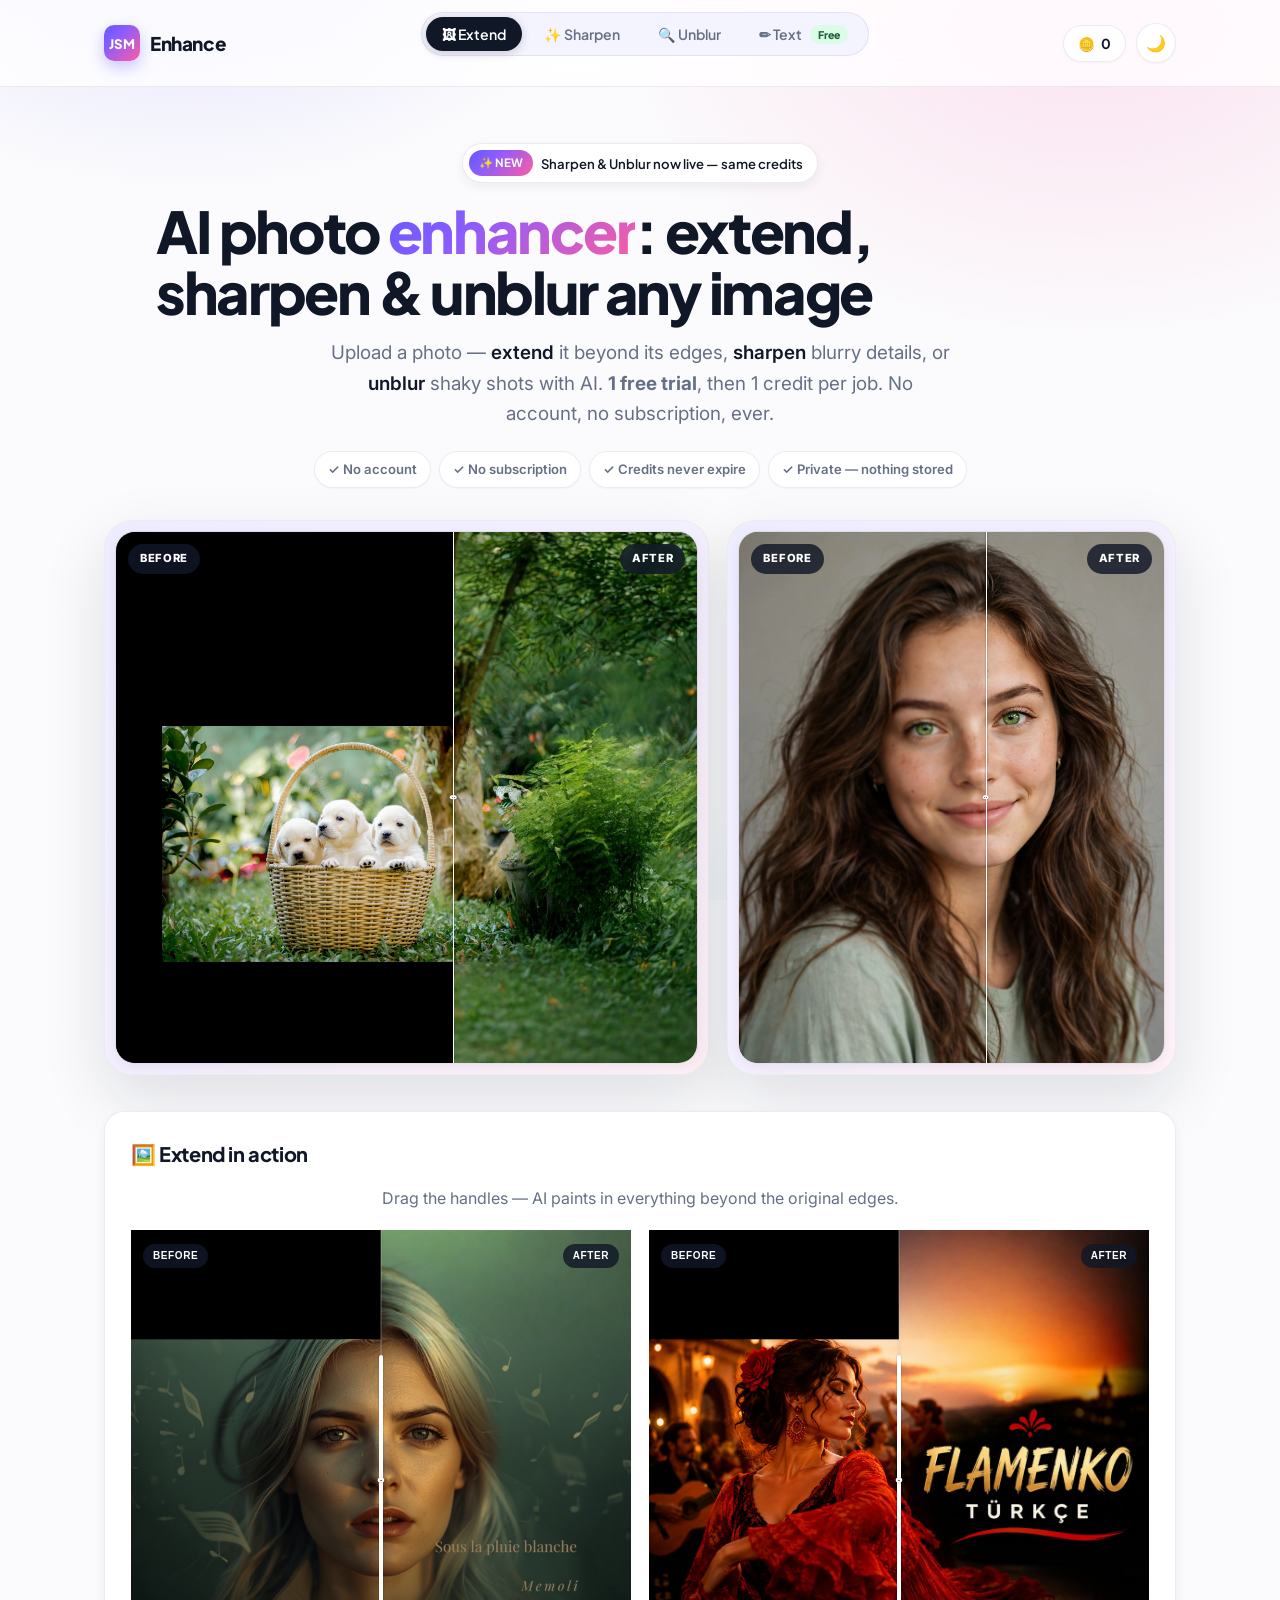
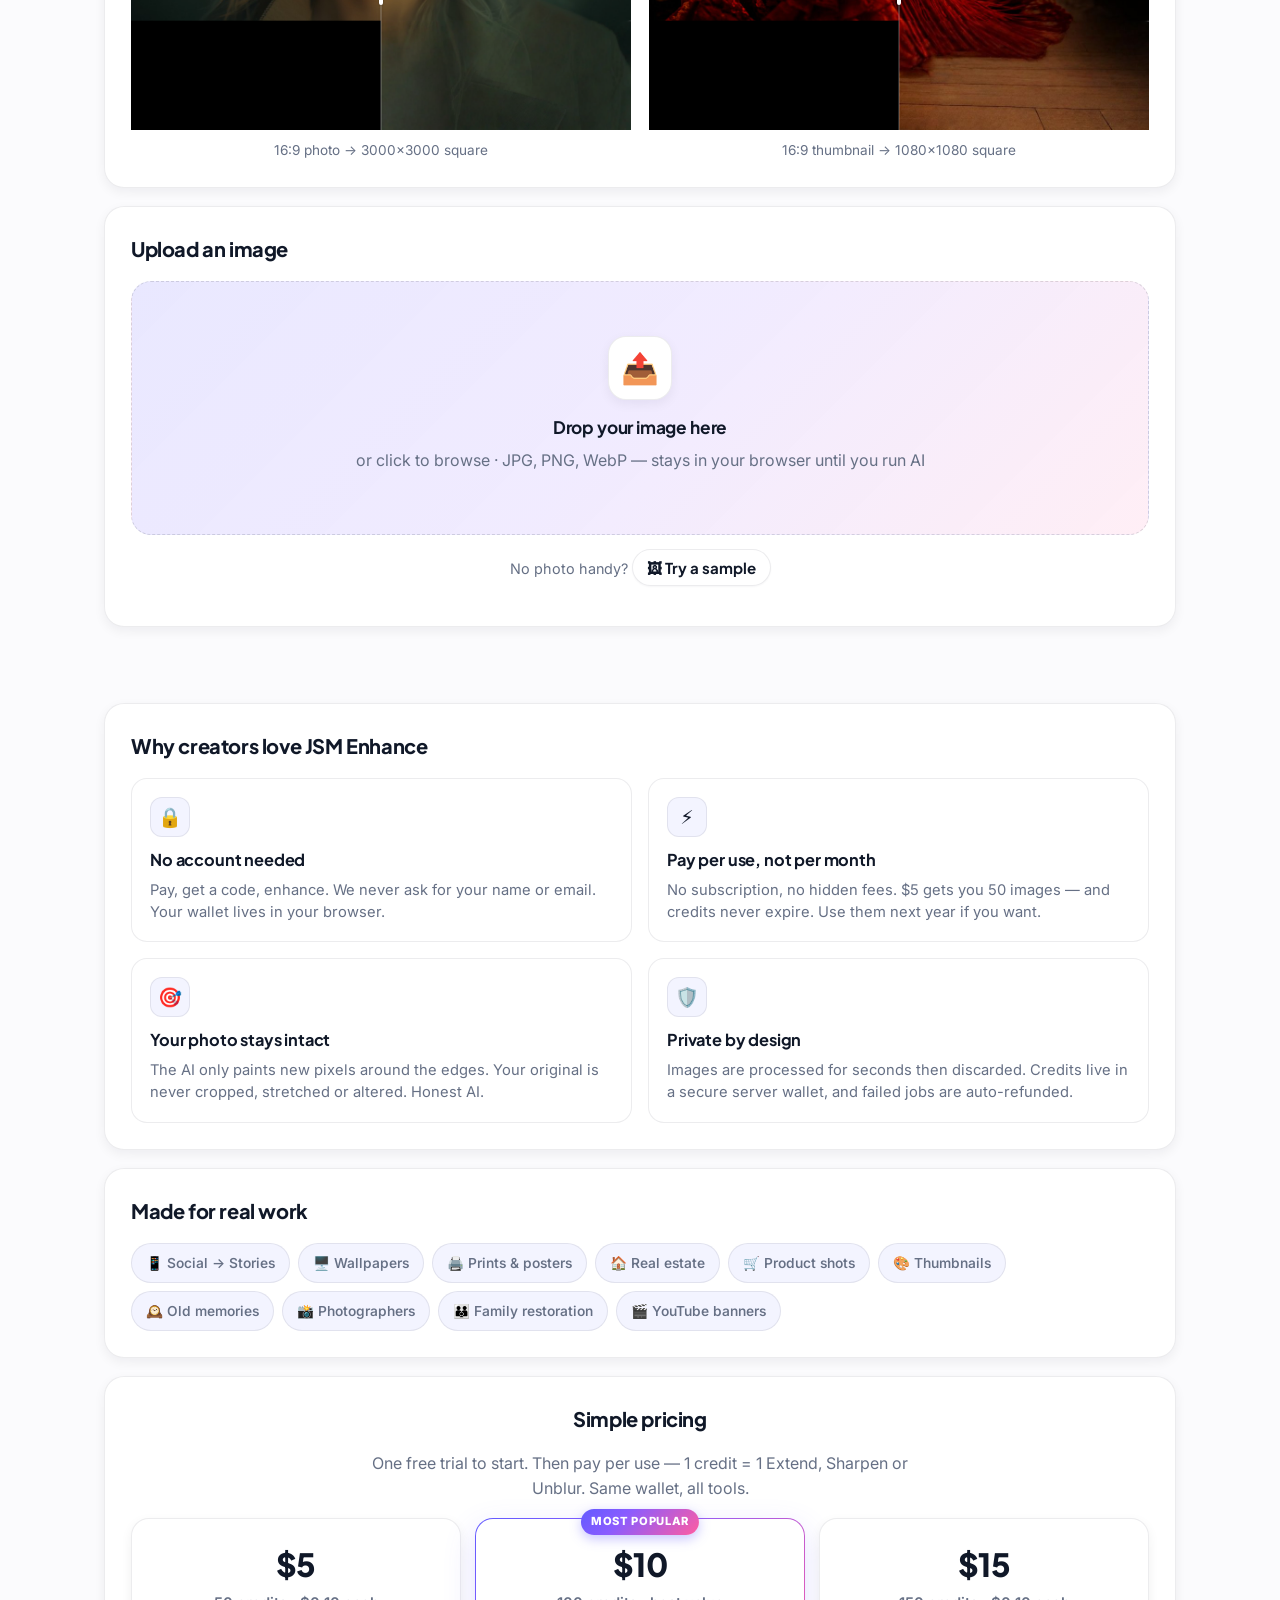
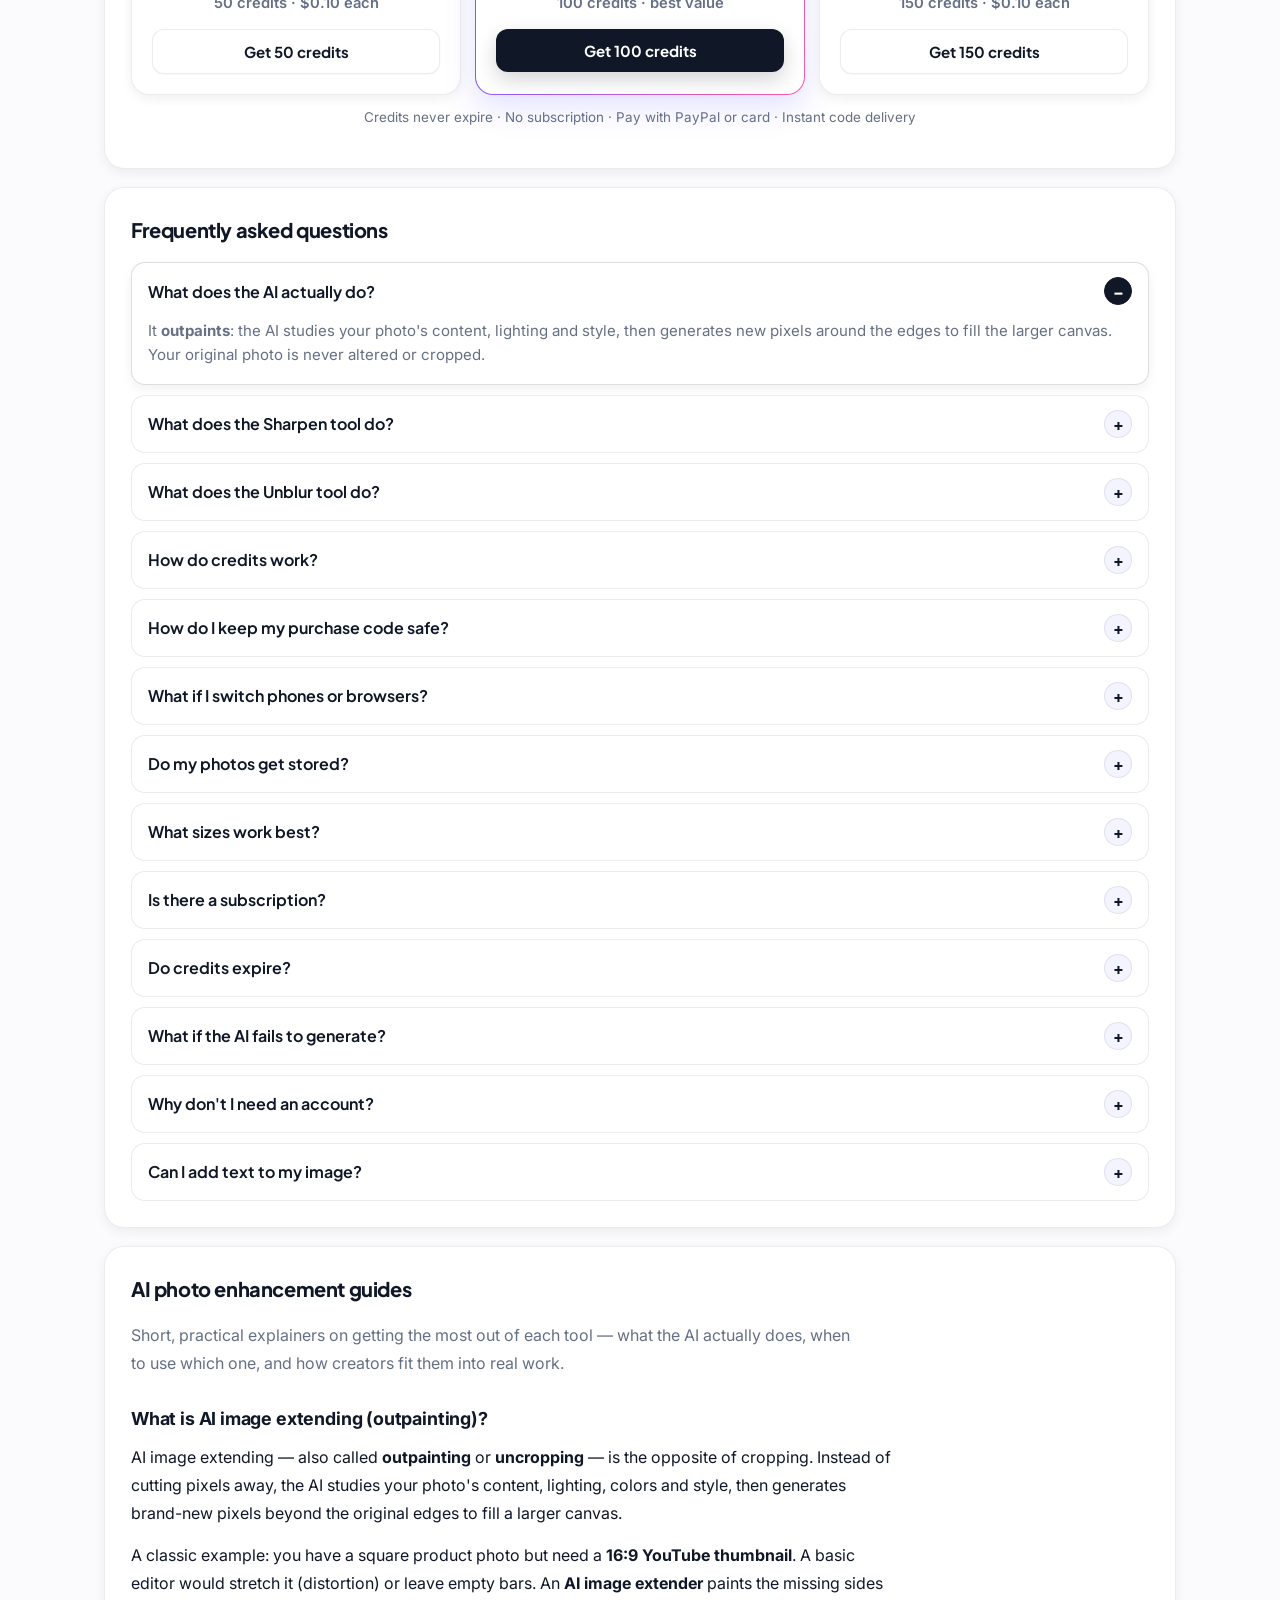
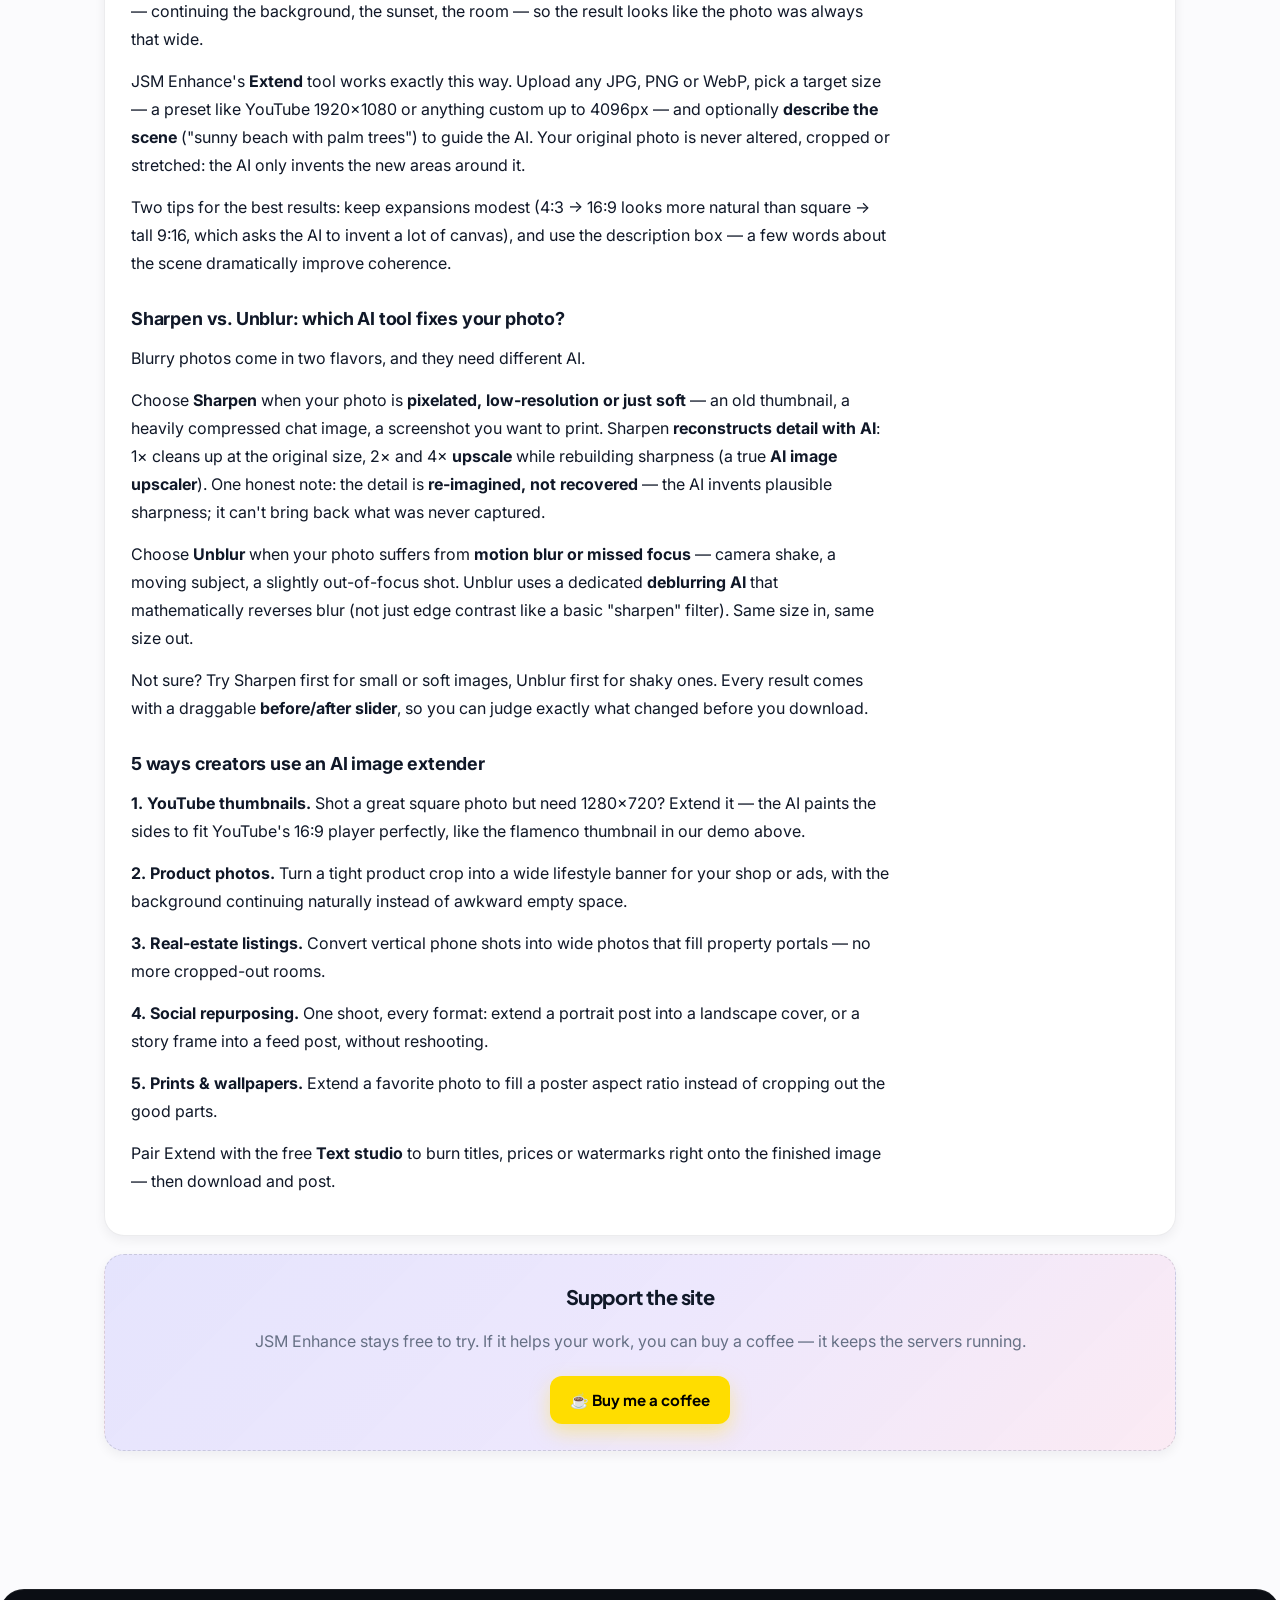
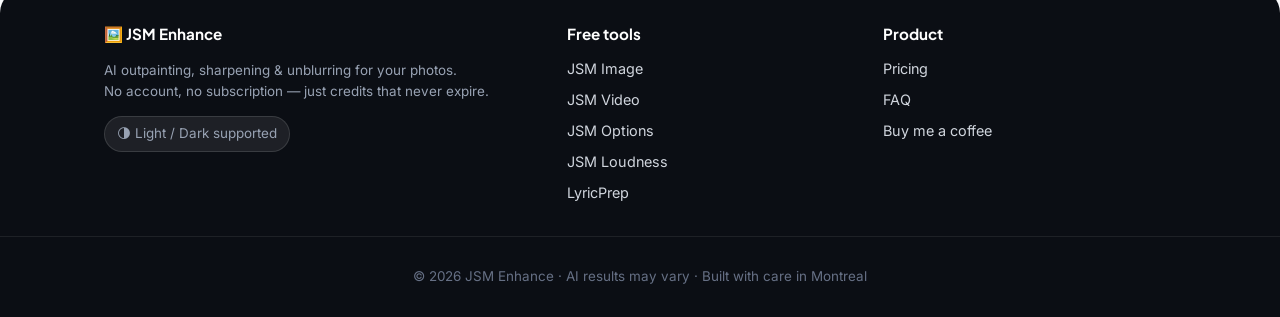
<file: index.html>
<!DOCTYPE html>
<html lang="en" data-theme="light">
<head>
<!-- Google tag (gtag.js) -->
<script async src="https://www.googletagmanager.com/gtag/js?id=G-3RGX8V3DPF"></script>
<script>
  window.dataLayer = window.dataLayer || [];
  function gtag(){dataLayer.push(arguments);}
  gtag('js', new Date());

  gtag('config', 'G-3RGX8V3DPF');
</script>
<meta charset="UTF-8">
<meta name="viewport" content="width=device-width, initial-scale=1">
<title>AI Image Extender & Photo Enhancer — Extend, Sharpen, Unblur | JSM Enhance</title>
<meta name="description" content="Extend photos with AI outpainting, sharpen blurry pictures & unblur shaky shots. 1 free trial, then pay-per-use credits. No account, no subscription.">
<link rel="canonical" href="https://jsm-enhance.com/">
<meta name="theme-color" content="#635bff">
<meta property="og:type" content="website">
<meta property="og:site_name" content="JSM Enhance">
<meta property="og:title" content="AI Image Extender & Photo Enhancer — Extend, Sharpen, Unblur">
<meta property="og:description" content="Extend any photo with AI outpainting, sharpen blurry pictures and unblur shaky shots. Free trial, pay-per-use credits, no account.">
<meta property="og:url" content="https://jsm-enhance.com/">
<meta property="og:image" content="https://jsm-enhance.com/before-after-slider_extend/flamenko-wide.jpg">
<meta name="twitter:card" content="summary_large_image">
<meta name="twitter:title" content="AI Image Extender & Photo Enhancer — Extend, Sharpen, Unblur">
<meta name="twitter:description" content="Extend any photo with AI outpainting, sharpen blurry pictures and unblur shaky shots. Free trial, pay-per-use credits, no account.">
<meta name="twitter:image" content="https://jsm-enhance.com/before-after-slider_extend/flamenko-wide.jpg">
<link rel="icon" href="data:image/svg+xml,<svg xmlns='http://www.w3.org/2000/svg' viewBox='0 0 100 100'><text y='.9em' font-size='90'>🖼️</text></svg>">
<script>
// light-first: default to light unless a saved preference exists
(function(){try{var t=localStorage.getItem('jsm-extend-theme');if(t)document.documentElement.setAttribute('data-theme',t);}catch(e){}})();
</script>
<link rel="stylesheet" href="style.css?v=20261006m">
<script type="application/ld+json">
{"@context":"https://schema.org","@type":"FAQPage","mainEntity":[
{"@type":"Question","name":"What does the AI actually do?","acceptedAnswer":{"@type":"Answer","text":"It outpaints: the AI studies your photo's content, lighting and style, then generates new pixels around the edges to fill the larger canvas. Your original photo is never altered or cropped."}},
{"@type":"Question","name":"How do credits work?","acceptedAnswer":{"@type":"Answer","text":"1 credit = 1 extended image. You start with 1 free trial credit. When you run out, buy more with PayPal or card — $5 → 50 credits, $10 → 100 credits, $15 → 150 credits. You'll get a single-use code, paste it in, and the credits land in your secure wallet. No account, no subscription."}},
{"@type":"Question","name":"Do my photos get stored?","acceptedAnswer":{"@type":"Answer","text":"No. Your image is sent to the AI provider for the few seconds of processing, then discarded. Nothing is kept on our servers."}},
{"@type":"Question","name":"What sizes work best?","acceptedAnswer":{"@type":"Answer","text":"Modest expansions (e.g. 4:3 to 16:9) look the most natural. Extreme flips (square to tall 9:16) work but give the AI a lot of canvas to invent — results vary."}},
{"@type":"Question","name":"Is there a subscription?","acceptedAnswer":{"@type":"Answer","text":"No — JSM Enhance is strictly pay-per-use. Buy credits when you need them, use them whenever. Nothing renews, nothing is charged automatically."}},
{"@type":"Question","name":"Do credits expire?","acceptedAnswer":{"@type":"Answer","text":"Never. Your balance stays in your wallet until you spend it, whether that's tomorrow or next year."}},
{"@type":"Question","name":"What if the AI fails to generate?","acceptedAnswer":{"@type":"Answer","text":"You keep your credit. Failed generations are refunded automatically — you only ever pay for images you actually receive."}},
{"@type":"Question","name":"Why don't I need an account?","acceptedAnswer":{"@type":"Answer","text":"Your single-use purchase code is your receipt. Paste it in, the credits land in your browser's wallet, and that's it."}},
{"@type":"Question","name":"Can I add text to my image?","acceptedAnswer":{"@type":"Answer","text":"Yes - step 4 is a full text studio: add as many text lines as you want, each an independent layer with its own font, size, color, position, rotation and style. Drag text right on the image; it burns into the final download."}}
]}
</script>
<script type="application/ld+json">
{"@context":"https://schema.org","@type":"WebApplication","name":"JSM Enhance","url":"https://jsm-enhance.com/","applicationCategory":"MultimediaApplication","operatingSystem":"Any","browserRequirements":"Requires JavaScript","description":"AI image extender and photo enhancer: outpaint photos to any size, sharpen blurry pictures, unblur shaky shots, and add text. Free trial, pay-per-use credits, no account.","offers":{"@type":"Offer","price":"5.00","priceCurrency":"USD","description":"50 credits, 1 credit = 1 AI job"},"featureList":["AI image extending (outpainting)","AI photo sharpening with upscaling","AI deblurring","Free text editor"]}
</script>
</head>
<body>
<header class="site-header">
  <div class="site-header-inner">
    <a class="logo" href="./"><span class="logo-icon">JSM</span><span class="logo-text">Enhance</span></a>
    <nav class="header-nav" aria-label="AI tools">
      <div class="ws-tabs" role="tablist" aria-label="AI tools">
        <button class="ws-tab active" data-tool="extend" role="tab" aria-selected="true">🖼 Extend</button>
        <button class="ws-tab" data-tool="sharpen" role="tab" aria-selected="false">✨ Sharpen</button>
        <button class="ws-tab" data-tool="unblur" role="tab" aria-selected="false">🔍 Unblur</button>
        <button class="ws-tab" data-tool="text" role="tab" aria-selected="false">✏ Text <span class="tab-free">Free</span></button>
      </div>
    </nav>
    <div class="header-right">
      <button id="creditsPill" class="credits-pill" title="Your credits">🪙 <span id="creditsCount">–</span></button>
      <button id="themeToggle" class="theme-toggle" aria-label="Toggle theme">🌙</button>
    </div>
  </div>
</header>

<main class="wrap-app">
  <section class="hero">
    <div class="hero-badge"><i>✨ NEW</i> Sharpen & Unblur now live — same credits</div>
    <h1>AI photo <span class="grad">enhancer</span>: extend, sharpen &amp; unblur any image</h1>
    <p class="sub">Upload a photo — <b>extend</b> it beyond its edges, <b>sharpen</b> blurry details, or <b>unblur</b> shaky shots with AI. <strong>1 free trial</strong>, then 1 credit per job. No account, no subscription, ever.</p>
    <div class="trust-chips">
      <span>✓ No account</span><span>✓ No subscription</span><span>✓ Credits never expire</span><span>✓ Private — nothing stored</span>
    </div>

    <div class="hero-pair">
      <div class="hero-visual hero-ba">
        <div class="ba-wrap hero-ba-wrap" id="extendHeroBa" style="--pos:58%">
          <img src="./img/extend-hero-after.jpg" alt="Extended photo">
          <div class="ba-top">
            <img class="ba-placed" src="./img/extend-hero-before.jpg" alt="Original photo">
          </div>
          <div class="ba-divider">
            <div class="ba-bar"></div>
            <div class="ba-handle" aria-hidden="true"><span>◂ ▸</span></div>
          </div>
          <span class="ba-tag ba-tag-l">BEFORE</span>
          <span class="ba-tag ba-tag-r">AFTER</span>
        </div>
      </div>
      <div class="hero-visual hero-ba">
        <div class="ba-wrap hero-ba-wrap" id="heroBaWrap" style="--pos:58%">
          <img id="heroAfter" src="./img/new-hero-sharp.png" alt="AI-sharpened photo result">
          <img id="heroBefore" class="ba-top" src="./img/new-hero-blurred-13pct.png" alt="Blurry original photo before AI enhancement">
          <div class="ba-divider">
            <div class="ba-bar"></div>
            <div class="ba-handle" aria-hidden="true"><span>◂ ▸</span></div>
          </div>
          <span class="ba-tag ba-tag-l">BEFORE</span>
          <span class="ba-tag ba-tag-r">AFTER</span>
        </div>
      </div>
    </div>
  </section>


  <!-- EXTEND DEMO -->
  <section class="card" id="extendDemo">
    <h2>🖼️ Extend in action</h2>
    <p class="muted" style="text-align:center;max-width:660px;margin:0 auto 18px">Drag the handles &mdash; AI paints in everything beyond the original edges.</p>
    <style>

  #extendDemo .ba-slider {
    position: relative;
    width: 100%;
    max-width: 920px;
    margin: 0 auto;
    aspect-ratio: 1;
    background: #000;
    overflow: hidden;
    touch-action: none;
    cursor: ew-resize;
    user-select: none;
    font-family: Arial, Helvetica, sans-serif;
  }
  #extendDemo .ba-stage {
    position: absolute;
    left: 0;
    top: 0;
    width: 3000px;
    height: 3000px;
    transform-origin: 0 0;
  }
  #extendDemo .ba-stage img {
    position: absolute;
    display: block;
    opacity: 1;
    filter: none;
    mix-blend-mode: normal;
  }
  #extendDemo .ba-after {
    left: 0;
    top: 0;
    width: 3000px;
    height: 3000px;
  }
  #extendDemo .ba-before-clip {
    position: absolute;
    top: 0;
    bottom: 0;
    left: 0;
    width: 50%;
    overflow: hidden;
  }
  #extendDemo .ba-before-plate {
    position: absolute;
    left: 0;
    top: 0;
    width: 3000px;
    height: 3000px;
    background: #000;
  }
  #extendDemo .ba-wide {
    left: 0;
    top: 656px;
    width: 3000px;
    height: 1688px;
  }
  #extendDemo .ba-divider {
    position: absolute;
    top: 0;
    bottom: 0;
    left: 50%;
    z-index: 5;
    pointer-events: none;
  }
  #extendDemo .ba-divider .ba-bar {
    position: absolute;
    top: 0;
    bottom: 0;
    left: -1px;
    width: 2px;
    background: #fff;
    box-shadow: 0 0 10px rgba(0,0,0,.5);
  }
  #extendDemo .ba-handle {
    position: absolute;
    top: 50%;
    left: 0;
    transform: translate(-50%, -50%);
    background: #fff;
    color: #111;
    border-radius: 999px;
    padding: 5px 12px;
    font-size: .78rem;
    font-weight: 800;
    white-space: nowrap;
    box-shadow: 0 2px 10px rgba(0,0,0,.35);
    pointer-events: auto;
    cursor: ew-resize;
  }
  #extendDemo .ba-tag {
    position: absolute;
    top: 14px;
    z-index: 6;
    font-size: 10px;
    font-weight: 800;
    letter-spacing: .06em;
    text-transform: uppercase;
    background: rgba(16,24,40,.82);
    backdrop-filter: blur(6px);
    color: #fff;
    border-radius: 999px;
    padding: 4px 10px;
    pointer-events: none;
  }
  #extendDemo .ba-tag-before { left: 12px; }
  #extendDemo .ba-tag-after { right: 12px; }
  /* side-by-side demo duo */
  #extendDemo{container-type:inline-size;width:100%;max-width:100%;}
  #extendDemo .ba-duo{display:grid;grid-template-columns:1fr;gap:20px;align-items:start;margin:0 auto;width:100%;}
  #extendDemo .ba-duo > div{min-width:0;width:100%;}
  #extendDemo .ba-duo .ba-slider{width:100%;max-width:100%;margin:0;}
  #extendDemo .ba-cap{text-align:center;color:#667085;font-size:.85rem;margin:10px 0 0;}
  html[data-theme="dark"] #extendDemo .ba-cap{color:#98a2b3;}
  @container (min-width:760px){
    #extendDemo .ba-duo{grid-template-columns:1fr 1fr;gap:18px;}
  }
</style>
<div class="ba-duo">
<div>
<div class="ba-slider" id="ba-slider">
  <div class="ba-stage" id="ba-stage">
    <img class="ba-after" alt="AI-extended 3000x3000 photo" src="before-after-slider_extend/extended-to-3000x3000.png" />
    <div class="ba-before-clip" id="ba-clip">
      <div class="ba-before-plate">
        <img class="ba-wide" alt="Original 16:9 photo before AI outpainting" src="before-after-slider_extend/16-9-widescreen.jpg" />
      </div>
    </div>
    <div class="ba-divider" id="ba-divider">
      <div class="ba-bar"></div>
      <div class="ba-handle" aria-hidden="true"><span>◂ ▸</span></div>
    </div>
  </div>
  <div class="ba-tag ba-tag-before">BEFORE</div>
  <div class="ba-tag ba-tag-after">AFTER</div>
</div>
<p class="ba-cap">16:9 photo &rarr; 3000&times;3000 square</p>
</div>
<div>
<div class="ba-slider" id="ba-slider2">
  <div class="ba-stage" id="ba-stage2">
    <img class="ba-after" alt="Square photo extended by AI from a 16:9 thumbnail" src="before-after-slider_extend/flamenko-square.jpg" />
    <div class="ba-before-clip" id="ba-clip2">
      <div class="ba-before-plate">
        <img class="ba-wide" alt="Original 16:9 YouTube thumbnail before extending" src="before-after-slider_extend/flamenko-wide.jpg" />
      </div>
    </div>
    <div class="ba-divider" id="ba-divider2">
      <div class="ba-bar"></div>
      <div class="ba-handle" aria-hidden="true"><span>◂ ▸</span></div>
    </div>
  </div>
  <div class="ba-tag ba-tag-before">BEFORE</div>
  <div class="ba-tag ba-tag-after">AFTER</div>
</div>
<p class="ba-cap">16:9 thumbnail &rarr; 1080&times;1080 square</p>
</div>
</div>

    <script>
function initDemoSlider(rootId, stageId, clipId, dividerId, canvas) {
  var root = document.getElementById(rootId);
  var stage = document.getElementById(stageId);
  var clip = document.getElementById(clipId);
  var divider = document.getElementById(dividerId);
  var ratio = 0.5;
  function fit() {
    stage.style.transform = 'scale(' + (root.clientWidth / canvas) + ')';
  }
  function setRatio(next) {
    ratio = Math.min(1, Math.max(0, next));
    var px = ratio * canvas;
    clip.style.width = px + 'px';
    divider.style.left = px + 'px';
  }
  function ratioFrom(clientX) {
    var rect = root.getBoundingClientRect();
    return (clientX - rect.left) / rect.width;
  }
  root.addEventListener('pointerdown', function (e) {
    root.setPointerCapture(e.pointerId);
    setRatio(ratioFrom(e.clientX));
  });
  root.addEventListener('pointermove', function (e) {
    if (e.buttons) setRatio(ratioFrom(e.clientX));
  });
  root.addEventListener('touchstart', function (e) {
    setRatio(ratioFrom(e.touches[0].clientX));
  }, { passive: true });
  root.addEventListener('touchmove', function (e) {
    setRatio(ratioFrom(e.touches[0].clientX));
  }, { passive: true });
  new ResizeObserver(fit).observe(root);
  fit();
  setRatio(0.5);
}
initDemoSlider('ba-slider', 'ba-stage', 'ba-clip', 'ba-divider', 3000);
initDemoSlider('ba-slider2', 'ba-stage2', 'ba-clip2', 'ba-divider2', 3000);
</script>
  </section>

  <div id="demoBanner" class="banner" hidden>🧪 <b>Demo mode</b> — results are simulated with a blurred fill. Connect the AI backend for real outpainting.</div>

  <!-- STEP 1 -->
  <section class="card" id="stepUpload">
    <h2>Upload an image</h2>
    <div id="dropzone" class="dropzone" tabindex="0" role="button" aria-label="Upload an image">
      <div class="dz-inner">
        <div class="dz-icon">📤</div>
        <p style="font-family:'Plus Jakarta Sans',sans-serif;font-size:1.08rem;font-weight:700;letter-spacing:-0.01em"><b>Drop your image here</b></p>
        <p class="muted">or click to browse · JPG, PNG, WebP — stays in your browser until you run AI</p>
      </div>
      <input type="file" id="fileInput" accept="image/*" hidden>
    </div>
    <p class="muted" style="text-align:center;margin-top:14px;font-size:.9rem">No photo handy? <button id="sampleBtn" class="btn btn-secondary" style="padding:8px 14px;border-radius:999px">🖼 Try a sample</button></p>
  </section>

  <!-- WORKSPACE -->
  <section id="workspace" hidden>
    <div class="ws-layout">
      <div class="card ws-preview-card">
        <div class="ws-preview">
          <canvas id="previewCanvas"></canvas>
          <canvas id="shPreviewCanvas" hidden></canvas>
          <canvas id="textCanvas" class="clickable-canvas" title="Open text editor" hidden></canvas>
        </div>
        <div class="ws-preview-actions">
          <button id="replaceImgBtn" class="btn btn-secondary">Replace</button>
          <button id="showOrigBtn" class="btn btn-secondary">Original</button>
          <button id="showPlanBtn" class="btn btn-secondary">Planned</button>
          <button id="sharpenResultBtn" class="btn btn-primary" hidden>✨ Sharpen <span class="cost">1 🪙</span></button>
        </div>
        <div class="sh-infos">
          <div class="sh-info-row"><span class="muted">Original</span><b id="wsOrig">–</b></div>
          <div class="sh-info-row"><span class="muted" id="wsNewLabel">New size</span><b id="wsNew">–</b></div>
          <div class="sh-info-row"><span class="muted">Cost</span><b id="wsCost">1 credit per image</b></div>
          <p class="muted" id="previewInfo" style="font-size:.88rem"></p>
          <p class="muted small sh-note" id="wsNote"></p>
        </div>
      </div>
      <div class="card ws-controls-card">
        <div id="wsExtendTab" role="tabpanel">
          <h3 class="ctl-h" style="margin-top:0">Aspect ratio</h3>
          <div class="dd" id="ratioDD">
            <button class="dd-btn" id="ratioDDBtn" aria-haspopup="listbox" aria-expanded="false">
              <span class="dd-box" id="ratioDDBox"></span><span id="ratioDDLabel">Original</span><span class="dd-caret">▾</span>
            </button>
            <div class="dd-menu" id="ratioDDMenu" role="listbox" hidden></div>
          </div>
          <div class="dd-hover" id="ratioHover" hidden>
            <div class="dd-hover-box" id="ratioHoverBox"></div>
            <span id="ratioHoverLabel"></span>
          </div>
          <h3 class="ctl-h">Custom dimensions</h3>
          <div class="custom-ratio">
            <label class="dim-field"><span>Width</span><input type="number" id="customW" min="16" max="4096" placeholder="1920"></label>
            <label class="dim-field"><span>Height</span><input type="number" id="customH" min="16" max="4096" placeholder="1080"></label>
          </div>
          <p class="muted small err-msg" id="customMsg"></p>
          <h3 class="ctl-h">Social &amp; standard presets</h3>
          <div class="preset-grid" id="presetGrid"></div>
          <label class="prompt-label">Describe the scene <span class="muted" style="font-weight:400">(optional — helps AI)</span>
            <textarea id="promptInput" rows="3" maxlength="490" placeholder="e.g. sunny beach with palm trees"></textarea>
          </label>
          <div class="chain-row">
            <label class="sh-check"><input type="checkbox" id="chainSharpen"> ✨ Also enhance result <span class="muted small">+1 credit</span></label>
            <div class="seg" id="chainScaleSeg" role="group" aria-label="Chained enhance scale" hidden>
              <button data-scale="1" class="active">1×</button><button data-scale="2">2×</button><button data-scale="4">4×</button>
            </div>
          </div>
          <p id="costLine" class="muted small"></p>
          <button id="extendBtn" class="btn btn-primary btn-block"><span id="extendBtnLabel">✨ Extend image</span> <span class="cost">1 🪙</span></button>
          <p id="freeResizeNote" class="free-note" hidden>✂️ Good news — this size needs no AI work, it's a plain resize. <a href="https://jsm-image.com" target="_blank" rel="noopener">Do it free at JSM Image →</a>, or you may want to <a href="#" data-goto-tool="sharpen">Sharpen</a>.</p>
          <p id="extendErr" class="err-msg" hidden></p>
          <div id="progress" class="progress" hidden>
            <div class="spinner"></div>
            <p id="progressText">Painting the new background…</p>
          </div>
          <p class="muted small" id="sizeNote"></p>
        </div>
        <div id="wsSharpenTab" role="tabpanel" hidden>
          <div class="sh-row">
            <span class="muted" style="font-weight:600">Upscale</span>
            <div class="seg" id="shScaleSeg" role="group" aria-label="Upscale factor">
              <button data-scale="1" class="active">1×</button><button data-scale="2">2×</button><button data-scale="4">4×</button>
            </div>
          </div>
          <button id="sharpenBtn" class="btn btn-primary btn-block">✨ Sharpen photo <span class="cost">1 🪙</span></button>
          <p id="shErr" class="err-msg" hidden></p>
          <div id="shProgress" class="progress" hidden>
            <div class="spinner"></div>
            <p>Reconstructing detail…</p>
          </div>
        </div>
        <div id="wsUnblurTab" role="tabpanel" hidden>
          <p class="muted small" style="margin-top:0">True deblurring for shaky or out-of-focus photos — the AI reverses the blur itself instead of just boosting edges. Same size in, same size out.</p>
          <button id="unblurBtn" class="btn btn-primary btn-block">🔍 Unblur photo <span class="cost">1 🪙</span></button>
          <p id="unErr" class="err-msg" hidden></p>
          <div id="unProgress" class="progress" hidden>
            <div class="spinner"></div>
            <p>Removing blur…</p>
          </div>
        </div>
        <div id="wsTextTab" role="tabpanel" hidden>
          <p class="muted" id="layerCount" style="margin:0 0 12px"></p>
          <button id="openEditor" class="btn btn-primary btn-block">⛶ Open text editor</button>
          <button id="textDownload" class="btn btn-secondary btn-block">⬇ Download with text</button>
        </div>
      </div>
    </div>
    <div class="card" id="resultWrap" hidden>
      <h3>Result</h3>
      <p class="muted small">Drag the handle to compare before / after</p>
      <div class="ba-wrap" id="baWrapEx" style="--pos:50%">
        <img id="baAfterEx" alt="Extended image result">
        <img id="baBeforeEx" class="ba-top" alt="Original">
        <div class="ba-handle" aria-hidden="true"><span>◂ ▸</span></div>
        <span class="ba-tag ba-tag-l">Before</span>
        <span class="ba-tag ba-tag-r">After</span>
      </div>
      <p class="muted small" id="resultSize"></p>
      <div class="result-actions">
        <a id="downloadBtn" class="btn btn-primary" download="jsm-extended.jpg">⬇ Download</a>
        <button id="sharpenThisBtn" class="btn btn-secondary">✨ Sharpen this</button>
        <button id="newImageBtn" class="btn btn-secondary">New image</button>
      </div>
    </div>
    <div class="card" id="shResultWrap" hidden>
      <h3>Sharpen Result</h3>
      <div class="ba-wrap" id="baWrapSh" style="--pos:50%">
        <img id="baAfterSh" alt="Sharpened result">
        <img id="baBeforeSh" class="ba-top" alt="Original">
        <div class="ba-handle" aria-hidden="true"><span>◂ ▸</span></div>
        <span class="ba-tag ba-tag-l">Before</span>
        <span class="ba-tag ba-tag-r">After</span>
      </div>
      <p class="muted small" id="shResultSize"></p>
      <div class="result-actions">
        <a id="shDownloadBtn" class="btn btn-primary" download="jsm-sharpened.jpg">⬇ Download</a>
        <button id="shNewBtn" class="btn btn-secondary">New image</button>
      </div>
    </div>
    <div class="card" id="unResultWrap" hidden>
      <h3>Unblur Result</h3>
      <div class="ba-wrap" id="baWrapUn" style="--pos:50%">
        <img id="baAfterUn" alt="Unblurred result">
        <img id="baBeforeUn" class="ba-top" alt="Original">
        <div class="ba-handle" aria-hidden="true"><span>◂ ▸</span></div>
        <span class="ba-tag ba-tag-l">Before</span>
        <span class="ba-tag ba-tag-r">After</span>
      </div>
      <p class="muted small" id="unResultSize"></p>
      <div class="result-actions">
        <a id="unDownloadBtn" class="btn btn-primary" download="jsm-unblurred.jpg">⬇ Download</a>
        <button id="unNewBtn" class="btn btn-secondary">New image</button>
      </div>
    </div>
  </section>

  <div id="textEditorOverlay" class="editor-overlay" hidden>
    <div class="editor-topbar">
      <b style="font-family:'Plus Jakarta Sans',sans-serif">✏ Text Studio — Free</b>
      <div class="editor-topbtns">
        <button id="editorReset" class="btn btn-secondary" style="padding:8px 12px">Reset</button>
        <button id="editorDone" class="btn btn-primary" style="padding:8px 14px">Done</button>
        <button id="editorClose" class="modal-close" style="position:static" aria-label="Close">✕</button>
      </div>
    </div>
    <div class="editor-body">
      <div class="editor-canvas-wrap"><canvas id="editorCanvas"></canvas></div>
      <div class="editor-panel">
        <div class="layers-head"><h3>Layers</h3><button id="layerAdd" class="btn btn-secondary" style="padding:7px 12px;border-radius:999px">＋ Add</button></div>
        <div id="layerList"></div>
        <div id="noLayer" class="muted small" style="margin-top:8px">No text layers yet — add one to start.</div>
        <div id="layerTools" hidden>
          <label class="prompt-label" style="margin-top:12px">Text
            <input type="text" id="edText" maxlength="80" autocomplete="off" placeholder="Your text">
          </label>
          <h3 class="ctl-h">Font</h3>
          <div class="font-picker">
            <button type="button" id="fontBtn" class="font-btn" aria-haspopup="listbox" aria-expanded="false">
              <span id="fontBtnSample">Ag</span><span id="fontBtnName">Anton</span><span class="font-caret">▾</span>
            </button>
            <div class="font-drop" id="fontDrop" hidden>
              <input type="text" id="fontFilter" placeholder="🔍 Filter fonts…" autocomplete="off">
              <div class="font-list" id="fontList" role="listbox"></div>
            </div>
          </div>
          <h3 class="ctl-h">Size <span class="muted small" id="textSizeVal"></span></h3>
          <input type="range" id="textSize" class="slider" min="4" max="22" step="0.5" value="11">
          <h3 class="ctl-h">Position</h3>
          <label class="muted small">Horizontal <span id="xVal"></span></label>
          <input type="range" id="edX" class="slider" min="0" max="100" step="1" value="50">
          <label class="muted small">Vertical <span id="yVal"></span></label>
          <input type="range" id="edY" class="slider" min="0" max="100" step="1" value="70">
          <div class="align-row" id="alignRow">
            <button type="button" data-align="left">Left</button>
            <button type="button" data-align="center" class="active">Center</button>
            <button type="button" data-align="right">Right</button>
          </div>
          <h3 class="ctl-h">Rotation <span class="muted small" id="rotVal"></span></h3>
          <input type="range" id="edRot" class="slider" min="-180" max="180" step="1" value="0">
          <h3 class="ctl-h">Style</h3>
          <div class="style-row">
            <input type="color" id="textColor" value="#ffffff" aria-label="Text color">
            <div class="swatches" id="swatches"></div>
          </div>
          <div class="check-row">
            <label><input type="checkbox" id="textBold" checked> Bold</label>
            <label><input type="checkbox" id="textOutline" checked> Outline</label>
          </div>
          <h3 class="ctl-h">Letter spacing <span class="muted small" id="trackVal"></span></h3>
          <input type="range" id="textTrack" class="slider" min="0" max="20" step="1" value="2">
          <div class="layer-actions">
            <button id="layerDup" class="btn btn-secondary">⧉ Duplicate</button>
            <button id="layerDel" class="btn btn-secondary danger-btn">🗑 Delete</button>
          </div>
        </div>
      </div>
    </div>
  </div>

</main>
<div class="wrap-landing">
  <section class="card" id="features">
    <h2>Why creators love JSM Enhance</h2>
    <div class="features-grid">
      <div class="feature"><div class="f-icon">🔒</div><h3>No account needed</h3><p>Pay, get a code, enhance. We never ask for your name or email. Your wallet lives in your browser.</p></div>
      <div class="feature"><div class="f-icon">⚡</div><h3>Pay per use, not per month</h3><p>No subscription, no hidden fees. $5 gets you 50 images — and credits never expire. Use them next year if you want.</p></div>
      <div class="feature"><div class="f-icon">🎯</div><h3>Your photo stays intact</h3><p>The AI only paints new pixels around the edges. Your original is never cropped, stretched or altered. Honest AI.</p></div>
      <div class="feature"><div class="f-icon">🛡️</div><h3>Private by design</h3><p>Images are processed for seconds then discarded. Credits live in a secure server wallet, and failed jobs are auto-refunded.</p></div>
    </div>
  </section>

  <section class="card" id="usecases">
    <h2>Made for real work</h2>
    <div class="use-grid">
      <span>📱 Social → Stories</span>
      <span>🖥️ Wallpapers</span>
      <span>🖨️ Prints & posters</span>
      <span>🏠 Real estate</span>
      <span>🛒 Product shots</span>
      <span>🎨 Thumbnails</span>
      <span>🕰️ Old memories</span>
      <span>📸 Photographers</span>
      <span>👪 Family restoration</span>
      <span>🎬 YouTube banners</span>
    </div>
  </section>

  <section class="card" id="pricing">
    <div style="text-align:center;max-width:560px;margin:0 auto 6px">
      <h2 style="justify-content:center">Simple pricing</h2>
      <p class="muted">One free trial to start. Then pay per use — 1 credit = 1 Extend, Sharpen or Unblur. Same wallet, all tools.</p>
    </div>
    <div class="pricing-grid">
      <div class="price-card">
        <div class="p-amount">$5</div>
        <div class="p-credits">50 credits · $0.10 each</div>
        <button class="btn btn-secondary" style="width:100%" onclick="openModalWithPack('coffee5')">Get 50 credits</button>
      </div>
      <div class="price-card popular">
        <div class="p-amount">$10</div>
        <div class="p-credits">100 credits · best value</div>
        <button class="btn btn-primary" style="width:100%" onclick="openModalWithPack('coffee10')">Get 100 credits</button>
      </div>
      <div class="price-card">
        <div class="p-amount">$15</div>
        <div class="p-credits">150 credits · $0.10 each</div>
        <button class="btn btn-secondary" style="width:100%" onclick="openModalWithPack('coffee15')">Get 150 credits</button>
      </div>
    </div>
    <p class="muted small pricing-note">Credits never expire · No subscription · Pay with PayPal or card · Instant code delivery</p>
  </section>

  <section class="card faq" id="faq">
    <h2>Frequently asked questions</h2>
    <details open><summary>What does the AI actually do?</summary>
      <p>It <b>outpaints</b>: the AI studies your photo's content, lighting and style, then generates new pixels around the edges to fill the larger canvas. Your original photo is never altered or cropped.</p></details>
    <details><summary>What does the Sharpen tool do?</summary>
      <p>It <b>reconstructs</b> pixelated, blurry or soft photos with AI. <b>1×</b> cleans up at the original size, <b>2×</b> / <b>4×</b> enlarge while rebuilding detail. One honest note: detail is <b>re-imagined, not recovered</b> — the AI invents plausible sharpness, it can't bring back what was never captured. 1 credit per photo, from the same wallet as Extend.</p></details>
    <details><summary>What does the Unblur tool do?</summary>
      <p>It <b>reverses blur</b> — camera shake, missed focus, motion smear — using a dedicated deblurring AI (not just edge sharpening). Same size in, same size out, 1 credit per photo. Honest note: it recovers a lot, but a photo that's <b>extremely</b> blurred has no detail left to recover — the before/after slider on every result shows you exactly what changed.</p></details>
    <details><summary>How do credits work?</summary>
      <p>1 credit = 1 AI job — one Extend, one Sharpen or one Unblur. You start with <b>1 free trial credit</b>. When you run out, buy more with PayPal or card — <b>$5 → 50 credits</b>, <b>$10 → 100 credits</b>, <b>$15 → 150 credits</b>. You'll get a single-use code, paste it in, and the credits land in your secure wallet on our server. No account, no subscription, no card stored anywhere.</p></details>
    <details><summary>How do I keep my purchase code safe?</summary>
      <p><b>Take a picture or screenshot of your code</b> the moment you receive it, and keep it until all its credits are spent. The code is single-use and lives on our server — it works even if you clear your browser, and you can redeem it on any device.</p></details>
    <details><summary>What if I switch phones or browsers?</summary>
      <p>If you <b>haven't redeemed your code yet</b>, just redeem it on the new device — that's the easiest move. But once a code is redeemed, the remaining balance lives in that browser's wallet (there's no account to transfer it with), so redeem on the device you plan to keep using.</p></details>
    <details><summary>Do my photos get stored?</summary>
      <p>No. Your image is sent to the AI provider for the few seconds of processing, then discarded. Nothing is kept on our servers.</p></details>
    <details><summary>What sizes work best?</summary>
      <p>Modest expansions (e.g. 4:3 → 16:9) look the most natural. Extreme flips (square → tall 9:16) work but give the AI a lot of canvas to invent — results vary.</p></details>
    <details><summary>Is there a subscription?</summary>
      <p>No — JSM Enhance is strictly pay-per-use. Buy credits when you need them, use them whenever. Nothing renews, nothing is charged automatically.</p></details>
    <details><summary>Do credits expire?</summary>
      <p>Never. Your balance stays in your wallet until you spend it, whether that's tomorrow or next year.</p></details>
    <details><summary>What if the AI fails to generate?</summary>
      <p>You keep your credit. Failed generations are refunded automatically — you only ever pay for images you actually receive.</p></details>
    <details><summary>Why don't I need an account?</summary>
      <p>Your single-use purchase code is your receipt. Paste it in, the credits land in your browser's wallet, and that's it. Fewer accounts, fewer passwords, less of your data floating around. Just remember the wallet lives in that browser — keep your code screenshot until the credits are spent.</p></details>
    <details><summary>Can I add text to my image?</summary>
      <p>Yes — the <b>✏ Text</b> tab (marked <b>Free</b>) is a full text studio: add as many text lines as you want, each one an independent layer with its own font (31 popular Google Fonts), size, color, position, rotation and style. Edit fullscreen, drag text right on the image, and it's burned into the final download. Adding text is always free; you only spend a credit when you also run Extend, Sharpen or Unblur.</p></details>
</section>
  <section class="card guides" id="guides">
    <h2>AI photo enhancement guides</h2>
    <p class="muted" style="max-width:72ch">Short, practical explainers on getting the most out of each tool — what the AI actually does, when to use which one, and how creators fit them into real work.</p>

    <h3>What is AI image extending (outpainting)?</h3>
    <p>AI image extending — also called <b>outpainting</b> or <b>uncropping</b> — is the opposite of cropping. Instead of cutting pixels away, the AI studies your photo's content, lighting, colors and style, then generates brand-new pixels beyond the original edges to fill a larger canvas.</p>
    <p>A classic example: you have a square product photo but need a <b>16:9 YouTube thumbnail</b>. A basic editor would stretch it (distortion) or leave empty bars. An <b>AI image extender</b> paints the missing sides — continuing the background, the sunset, the room — so the result looks like the photo was always that wide.</p>
    <p>JSM Enhance's <b>Extend</b> tool works exactly this way. Upload any JPG, PNG or WebP, pick a target size — a preset like YouTube 1920&times;1080 or anything custom up to 4096px — and optionally <b>describe the scene</b> ("sunny beach with palm trees") to guide the AI. Your original photo is never altered, cropped or stretched: the AI only invents the new areas around it.</p>
    <p>Two tips for the best results: keep expansions modest (4:3 &rarr; 16:9 looks more natural than square &rarr; tall 9:16, which asks the AI to invent a lot of canvas), and use the description box — a few words about the scene dramatically improve coherence.</p>

    <h3>Sharpen vs. Unblur: which AI tool fixes your photo?</h3>
    <p>Blurry photos come in two flavors, and they need different AI.</p>
    <p>Choose <b>Sharpen</b> when your photo is <b>pixelated, low-resolution or just soft</b> — an old thumbnail, a heavily compressed chat image, a screenshot you want to print. Sharpen <b>reconstructs detail with AI</b>: 1&times; cleans up at the original size, 2&times; and 4&times; <b>upscale</b> while rebuilding sharpness (a true <b>AI image upscaler</b>). One honest note: the detail is <b>re-imagined, not recovered</b> — the AI invents plausible sharpness; it can't bring back what was never captured.</p>
    <p>Choose <b>Unblur</b> when your photo suffers from <b>motion blur or missed focus</b> — camera shake, a moving subject, a slightly out-of-focus shot. Unblur uses a dedicated <b>deblurring AI</b> that mathematically reverses blur (not just edge contrast like a basic "sharpen" filter). Same size in, same size out.</p>
    <p>Not sure? Try Sharpen first for small or soft images, Unblur first for shaky ones. Every result comes with a draggable <b>before/after slider</b>, so you can judge exactly what changed before you download.</p>

    <h3>5 ways creators use an AI image extender</h3>
    <p><b>1. YouTube thumbnails.</b> Shot a great square photo but need 1280&times;720? Extend it — the AI paints the sides to fit YouTube's 16:9 player perfectly, like the flamenco thumbnail in our demo above.</p>
    <p><b>2. Product photos.</b> Turn a tight product crop into a wide lifestyle banner for your shop or ads, with the background continuing naturally instead of awkward empty space.</p>
    <p><b>3. Real-estate listings.</b> Convert vertical phone shots into wide photos that fill property portals — no more cropped-out rooms.</p>
    <p><b>4. Social repurposing.</b> One shoot, every format: extend a portrait post into a landscape cover, or a story frame into a feed post, without reshooting.</p>
    <p><b>5. Prints &amp; wallpapers.</b> Extend a favorite photo to fill a poster aspect ratio instead of cropping out the good parts.</p>
    <p>Pair Extend with the free <b>Text studio</b> to burn titles, prices or watermarks right onto the finished image — then download and post.</p>
  </section>

  <section class="card support-card">
    <h2 style="justify-content:center">Support the site</h2>
    <p class="muted">JSM Enhance stays free to try. If it helps your work, you can buy a coffee — it keeps the servers running.</p>
    <a href="https://www.buymeacoffee.com/memoliro" target="_blank" rel="noopener" class="btn btn-coffee" style="margin-top:6px">☕ Buy me a coffee</a>
  </section>
</div>

<footer class="site-footer">
  <div class="footer-grid">
    <div>
      <h4>🖼️ JSM Enhance</h4>
      <p class="small" style="color:#98a2b3;line-height:1.6">AI outpainting, sharpening & unblurring for your photos.<br>No account, no subscription — just credits that never expire.</p>
      <p class="small" style="margin-top:12px"><span style="display:inline-flex;gap:6px;align-items:center;background:rgba(255,255,255,0.08);border:1px solid rgba(255,255,255,0.12);border-radius:999px;padding:6px 12px">🌗 Light / Dark supported</span></p>
    </div>
    <div>
      <h4>Free tools</h4>
      <ul>
        <li><a href="https://jsm-image.com/">JSM Image</a></li>
        <li><a href="https://jsm-video.com/">JSM Video</a></li>
        <li><a href="https://jsm-options.com/">JSM Options</a></li>
        <li><a href="https://jsm-loudness.com/">JSM Loudness</a></li>
        <li><a href="https://lyricprep.com/">LyricPrep</a></li>
      </ul>
    </div>
    <div>
      <h4>Product</h4>
      <ul>
        <li><a href="#pricing">Pricing</a></li>
        <li><a href="#faq">FAQ</a></li>
        <li><a href="https://www.buymeacoffee.com/memoliro" target="_blank" rel="noopener">Buy me a coffee</a></li>
      </ul>
    </div>
  </div>
  <div class="footer-bottom">
    <p class="small" style="color:#667085">© 2026 JSM Enhance · AI results may vary · Built with care in Montreal</p>
  </div>
</footer>

<!-- Credits / paywall modal -->
<div id="creditsModal" class="modal" hidden>
  <div class="modal-card">
    <button class="modal-close" id="modalClose" aria-label="Close">✕</button>
    <h2 style="font-family:'Plus Jakarta Sans',sans-serif">🪙 Credits</h2>
    <p class="balance">Balance: <b id="modalBalance">0</b> credits</p>
    <div id="buySection">
      <h3>Get more credits</h3>
      <p class="muted small">Pick an amount — pay, get a single-use code, paste it below.</p>
      <div class="pack-row" id="packRow"></div>
      <button id="paypalBuyBtn" class="btn btn-paypal">🅿 Pay $5 with PayPal</button>
      <button id="stripeBuyBtn" class="btn btn-stripe">💳 Pay $5 with Card</button>
      <p class="muted small" id="payHint" style="margin-top:10px"></p>
    </div>
    <div class="redeem">
      <h3>Redeem a code</h3>
      <div class="redeem-row">
        <input type="text" id="codeInput" placeholder="XXXX-XXXX-XXXX" autocomplete="off" spellcheck="false">
        <button id="redeemBtn" class="btn btn-secondary">Redeem</button>
      </div>
      <p id="redeemMsg" class="muted"></p>
    </div>
  </div>
</div>

<script src="app.js?v=20261006c"></script>

<script>
// Hero before/after - 20% blur - BEFORE / AFTER only
document.addEventListener('DOMContentLoaded',()=>{
  function bind(wrap){
    if(!wrap) return;
    let dragging=false;
    function setPos(x){
      const r=wrap.getBoundingClientRect();
      let p=((x-r.left)/r.width)*100;
      p=Math.max(0,Math.min(100,p));
      wrap.style.setProperty('--pos',p+'%');
    }
    wrap.addEventListener('pointerdown',e=>{dragging=true;wrap.setPointerCapture(e.pointerId);setPos(e.clientX);});
    wrap.addEventListener('pointermove',e=>{if(dragging) setPos(e.clientX);});
    wrap.addEventListener('pointerup',()=>dragging=false);
    wrap.addEventListener('pointerleave',()=>dragging=false);
    setTimeout(()=>{
      wrap.style.transition='--pos 0.9s ease';
      wrap.style.setProperty('--pos','18%');
      setTimeout(()=>{
        wrap.style.setProperty('--pos','82%');
        setTimeout(()=>{
          wrap.style.setProperty('--pos','58%');
          setTimeout(()=>{wrap.style.transition='';},900);
        },900);
      },900);
    },500);
  }
  bind(document.getElementById('extendHeroBa'));
  bind(document.getElementById('heroBaWrap'));
  function matchExtendHandles(){
    const src = document.getElementById('ba-slider');
    if(!src) return;
    const scale = src.clientWidth / 3000;
    document.querySelectorAll('.hero-pair .ba-bar').forEach(bar => {
      bar.style.width = (2 * scale) + 'px';
      bar.style.left = (-1 * scale) + 'px';
      bar.style.boxShadow = '0 0 ' + (10 * scale) + 'px rgba(0,0,0,.5)';
    });
    document.querySelectorAll('.hero-pair .ba-divider .ba-handle').forEach(h => {
      h.style.padding = (5 * scale) + 'px ' + (12 * scale) + 'px';
      h.style.fontSize = (0.78 * 16 * scale) + 'px';
      h.style.fontFamily = 'Arial, Helvetica, sans-serif';
      h.style.boxShadow = '0 ' + (2 * scale) + 'px ' + (10 * scale) + 'px rgba(0,0,0,.35)';
      h.style.borderRadius = '999px';
    });
  }
  matchExtendHandles();
  function matchHeroHeight(){
    const a = document.getElementById('extendHeroBa');
    const b = document.getElementById('heroBaWrap');
    if(!a || !b) return;
    const ar = a.getBoundingClientRect(), br = b.getBoundingClientRect();
    const side = Math.abs(ar.top - br.top) < 12 && br.height > 40;
    if(side){
      a.style.aspectRatio = 'auto';
      a.style.height = br.height + 'px';
    } else {
      a.style.height = '';
      a.style.aspectRatio = '4 / 5';
    }
    const fw = a.clientWidth, fh = a.clientHeight;
    const el = a.querySelector('.ba-placed');
    if(!el || !fw || !fh) return;
    const imgW = 2560, imgH = 1920, bx = 397.14, by = 702.86, bw = 1280, bh = 851.43;
    const scale = Math.max(fw / imgW, fh / imgH);
    const visW = fw / scale, visH = fh / scale;
    const cropX = (imgW - visW) / 2, cropY = (imgH - visH) / 2;
    el.style.left = ((bx - cropX) / visW * 100) + '%';
    el.style.top = ((by - cropY) / visH * 100) + '%';
    el.style.width = (bw / visW * 100) + '%';
    el.style.height = (bh / visH * 100) + '%';
  }
  matchHeroHeight();
  window.addEventListener('resize', () => { matchExtendHandles(); matchHeroHeight(); });
  const pair = document.querySelector('.hero-pair');
  if(pair && window.ResizeObserver) new ResizeObserver(matchHeroHeight).observe(pair);
  const ext = document.getElementById('ba-slider');
  if(ext && window.ResizeObserver) new ResizeObserver(matchExtendHandles).observe(ext);
});
</script>

</body>
</html>
</file>
<file: style.css>
/* JSM Enhance — Beautiful Redesign 2026 */
@import url('https://fonts.googleapis.com/css2?family=Plus+Jakarta+Sans:wght@500;600;700;800&family=Inter:wght@400;500;600&display=swap');

:root{
  --bg:#fbfbfd;
  --bg-soft:#f3f4ff;
  --card:#ffffff;
  --card-2:#ffffff;
  --text:#101828;
  --muted:#667085;
  --muted-2:#98a2b3;
  --border:rgba(16,24,40,0.08);
  --border-strong:rgba(16,24,40,0.14);
  --input-border:rgba(16,24,40,0.30);
  --primary:#635bff;
  --primary-2:#7c5cff;
  --primary-hover:#524add;
  --primary-ghost:rgba(99,91,255,0.10);
  --primary-ring:rgba(99,91,255,0.22);
  --accent:#facc15;
  --danger:#d92d20;
  --success:#16a34a;
  --radius:20px;
  --radius-sm:12px;
  --radius-lg:28px;
  --shadow-xs:0 1px 2px rgba(16,24,40,0.04);
  --shadow-sm:0 4px 12px rgba(16,24,40,0.06);
  --shadow-md:0 12px 32px rgba(16,24,40,0.08);
  --shadow-lg:0 24px 64px rgba(16,24,40,0.12);
  --gradient:linear-gradient(135deg,#635bff 0%,#8a5cff 35%,#ff5ca1 100%);
  --gradient-soft:linear-gradient(135deg,rgba(99,91,255,0.14) 0%,rgba(138,92,255,0.12) 50%,rgba(255,92,161,0.10) 100%);
  --gradient-mesh:
    radial-gradient(600px 400px at 15% -10%, rgba(99,91,255,0.18) 0%, transparent 70%),
    radial-gradient(700px 500px at 85% 0%, rgba(255,92,161,0.16) 0%, transparent 70%),
    radial-gradient(500px 400px at 50% 120%, rgba(56,189,248,0.14) 0%, transparent 70%);
}

html[data-theme="dark"]{
  --bg:#0b0e14;
  --bg-soft:#11141e;
  --card:#151a27;
  --card-2:#1c2234;
  --text:#eef2ff;
  --muted:#98a2b3;
  --muted-2:#667085;
  --border:rgba(255,255,255,0.08);
  --border-strong:rgba(255,255,255,0.16);
  --input-border:rgba(255,255,255,0.30);
  --primary:#7c7bff;
  --primary-2:#a78bfa;
  --primary-hover:#6366f1;
  --primary-ghost:rgba(124,123,255,0.14);
  --primary-ring:rgba(124,123,255,0.30);
  --shadow-xs:0 1px 2px rgba(0,0,0,0.3);
  --shadow-sm:0 4px 12px rgba(0,0,0,0.25);
  --shadow-md:0 12px 32px rgba(0,0,0,0.35);
  --shadow-lg:0 24px 64px rgba(0,0,0,0.5);
  --gradient:linear-gradient(135deg,#7c7bff 0%,#a78bfa 40%,#ff6b9d 100%);
  --gradient-soft:linear-gradient(135deg,rgba(124,123,255,0.18) 0%,rgba(167,139,250,0.16) 50%,rgba(255,107,157,0.14) 100%);
  --gradient-mesh:
    radial-gradient(600px 400px at 15% -10%, rgba(99,91,255,0.22) 0%, transparent 70%),
    radial-gradient(700px 500px at 85% 0%, rgba(255,92,161,0.18) 0%, transparent 70%),
    radial-gradient(500px 400px at 50% 120%, rgba(56,189,248,0.16) 0%, transparent 70%);
}

*{box-sizing:border-box}
html{scroll-behavior:smooth}
body{
  margin:0;
  font-family:'Inter',system-ui,-apple-system,sans-serif;
  background:var(--bg);
  color:var(--text);
  line-height:1.6;
  -webkit-font-smoothing:antialiased;
  overflow-x:hidden;
}
body::before{
  content:"";
  position:fixed;inset:0;
  background:var(--gradient-mesh);
  pointer-events:none;z-index:-1;
}

.wrap-app{max-width:1120px;margin:0 auto;padding:0 24px 40px}
.wrap-landing{max-width:1120px;margin:0 auto;padding:0 24px 80px}

/* Header — glass */
.site-header{
  position:sticky;top:0;z-index:60;
  backdrop-filter:saturate(180%) blur(18px);
  -webkit-backdrop-filter:saturate(180%) blur(18px);
  background:color-mix(in srgb,var(--card) 78%, transparent);
  border-bottom:1px solid var(--border);
}
.site-header-inner{
  max-width:1120px;margin:0 auto;
  padding:12px 24px;
  display:flex;align-items:center;justify-content:space-between;gap:16px;
}
.logo{
  display:flex;align-items:center;gap:10px;
  text-decoration:none;color:var(--text);
  font-family:'Plus Jakarta Sans',sans-serif;
  font-weight:800;font-size:1.18rem;letter-spacing:-0.02em;
}
.logo-icon{
  width:36px;height:36px;
  display:grid;place-items:center;
  background:var(--gradient);
  color:#fff;border-radius:10px;
  font-size:.82rem;font-weight:800;letter-spacing:0.04em;
  box-shadow:0 6px 16px rgba(99,91,255,0.35);
}
.header-nav{flex:1;display:flex;justify-content:center}
.header-nav .ws-tabs{
  display:flex;gap:6px;padding:4px;
  background:var(--bg-soft);
  border:1px solid var(--border);
  border-radius:999px;
}
.header-nav .ws-tab{
  flex:none;
  background:transparent;border:0;
  border-radius:999px;
  padding:8px 16px;
  font-family:'Plus Jakarta Sans',sans-serif;
  font-size:.88rem;font-weight:600;
  color:var(--muted);cursor:pointer;white-space:nowrap;
  transition:all .18s ease;
}
.header-nav .ws-tab:hover{color:var(--text);background:var(--card);box-shadow:var(--shadow-xs)}
.header-nav .ws-tab.active{
  color:#fff;background:var(--text);
  box-shadow:0 2px 10px rgba(0,0,0,0.18);
}
html[data-theme="dark"] .header-nav .ws-tab.active{background:#fff;color:#0b0e14}

.header-right{display:flex;align-items:center;gap:10px}
.credits-pill{
  display:inline-flex;align-items:center;gap:6px;
  border:1px solid var(--border);
  background:var(--card);
  color:var(--text);
  border-radius:999px;padding:9px 14px;
  font-family:'Plus Jakarta Sans',sans-serif;
  font-weight:700;font-size:.86rem;cursor:pointer;
  box-shadow:var(--shadow-xs);
  transition:.18s;
}
.credits-pill:hover{transform:translateY(-1px);box-shadow:var(--shadow-sm);border-color:var(--border-strong)}
.theme-toggle{
  width:40px;height:40px;display:grid;place-items:center;
  border:1px solid var(--border);
  background:var(--card);color:var(--text);
  border-radius:999px;cursor:pointer;font-size:1rem;
  box-shadow:var(--shadow-xs);transition:.18s;
}
.theme-toggle:hover{transform:translateY(-1px);box-shadow:var(--shadow-sm)}
.theme-toggle span{display:none}

@media (max-width:900px){
  .site-header-inner{flex-wrap:wrap}
  .header-nav{order:3;flex-basis:100%;justify-content:flex-start;overflow-x:auto;scrollbar-width:none}
  .header-nav::-webkit-scrollbar{display:none}
}

/* Hero — premium */
.hero{
  text-align:center;
  margin:56px auto 36px;
  max-width:1720px;
  position:relative;
}
.hero-badge,
.hero h1,
.hero .sub,
.hero .trust-chips{
  max-width:820px;
  margin-left:auto;
  margin-right:auto;
}
.hero{
  container-type:inline-size;
}
.hero-pair{
  display:grid;
  grid-template-columns:1fr;
  gap:16px;
  width:100%;
  margin-top:32px;
}
.hero-pair .hero-ba,
.hero-pair .hero-ba:first-child{
  width:100%;
  max-width:none;
  min-width:0;
  margin:0;
  height:auto;
}
.hero-pair .hero-ba-wrap{
  width:100%;
  height:auto;
  max-width:100%;
}
@container (min-width:840px){
  .hero-pair{
    grid-template-columns:minmax(0,1.35fr) minmax(0,1fr);
    gap:18px;
    align-items:start;
  }
}
#extendHeroBa{
  aspect-ratio:4/5;
}
#extendHeroBa > img{
  position:absolute;
  inset:0;
  width:100%;
  height:100%;
  object-fit:cover;
  object-position:center;
}
@container (min-width:840px){
  .hero-pair{align-items:stretch;}
  .hero-pair .hero-ba{display:flex;flex-direction:column;}
  #extendHeroBa{aspect-ratio:auto;flex:1 1 auto;height:100%;min-height:100%;}
}
#extendHeroBa .ba-top{
  background:#000;
}
#extendHeroBa .ba-placed{
  left:15.51%;
  top:36.61%;
  width:50%;
  height:44.35%;
}
.hero-pair .ba-divider{
  position:absolute;
  top:0;
  bottom:0;
  left:var(--pos);
  z-index:5;
  pointer-events:none;
}
.hero-pair .ba-divider .ba-bar{
  position:absolute;
  top:0;
  bottom:0;
  left:-1px;
  width:2px;
  background:#fff;
  box-shadow:0 0 10px rgba(0,0,0,.5);
}
.hero-pair .ba-divider .ba-handle{
  position:absolute;
  top:50%;
  left:0;
  bottom:auto;
  width:auto;
  height:auto;
  transform:translate(-50%,-50%);
  background:#fff;
  color:#111;
  border-radius:999px;
  padding:5px 12px;
  font-size:.78rem;
  font-weight:800;
  line-height:1;
  white-space:nowrap;
  box-shadow:0 2px 10px rgba(0,0,0,.35);
  pointer-events:auto;
  cursor:ew-resize;
}
.hero-pair .ba-divider .ba-handle span{
  position:static;
  transform:none;
  background:none;
  color:inherit;
  padding:0;
  font-size:inherit;
  font-weight:inherit;
  box-shadow:none;
}
.hero-pair .hero-ba:first-child{
  flex:1.5 1 0;
  max-width:960px;
}
.hero-ba-wrap .ba-placed{
  position:absolute;
  object-fit:fill;
  max-width:none;
}
@media (max-width:720px){
  .wrap-app{padding-left:16px;padding-right:16px;}
  .card{padding:16px;}
}
.hero-badge{
  display:inline-flex;align-items:center;gap:8px;
  background:var(--card);
  border:1px solid var(--border);
  box-shadow:var(--shadow-sm);
  border-radius:999px;
  padding:6px 14px 6px 6px;
  font-family:'Plus Jakarta Sans',sans-serif;
  font-size:.82rem;font-weight:600;
  margin-bottom:18px;
}
.hero-badge i{
  background:var(--gradient);color:#fff;
  border-radius:999px;padding:4px 10px;font-style:normal;font-size:.72rem;font-weight:700;
}
.hero h1{
  font-family:'Plus Jakarta Sans',sans-serif;
  font-size:clamp(2.4rem,5vw,3.6rem);
  font-weight:800;letter-spacing:-0.04em;line-height:1.05;
  margin:0 0 16px;
}
.hero h1 .grad{
  background:var(--gradient);
  -webkit-background-clip:text;-webkit-text-fill-color:transparent;
  background-clip:text;
}
.hero .sub{
  color:var(--muted);
  font-size:clamp(1.02rem,2vw,1.18rem);
  line-height:1.6;
  max-width:620px;margin:0 auto 22px;
}
.hero .sub b{color:var(--text);font-weight:600}
.trust-chips{
  display:flex;flex-wrap:wrap;justify-content:center;gap:8px;margin-top:14px;
}
.trust-chips span{
  display:inline-flex;align-items:center;gap:6px;
  background:var(--card);
  border:1px solid var(--border);
  border-radius:999px;
  padding:7px 13px;
  font-size:.82rem;font-weight:600;color:var(--muted);
  box-shadow:var(--shadow-xs);
}
.hero-visual{
  margin:34px auto 0;
  max-width:720px;
  background:var(--card);
  border:1px solid var(--border);
  border-radius:var(--radius-lg);
  box-shadow:var(--shadow-lg);
  padding:10px;
  position:relative;
  overflow:hidden;
}
.hero-visual::before{
  content:"";position:absolute;inset:0;
  background:var(--gradient-soft);opacity:.9;pointer-events:none;
}
.hero-visual-inner{
  position:relative;
  background:var(--bg-soft);
  border:1px solid var(--border);
  border-radius:20px;
  padding:14px;
  display:grid;grid-template-columns:1fr 1fr;gap:10px;
}
.hv-card{
  background:var(--card);
  border:1px solid var(--border);
  border-radius:14px;
  padding:10px 12px;
  text-align:left;
}
.hv-label{font-size:.72rem;font-weight:700;letter-spacing:.06em;text-transform:uppercase;color:var(--muted-2)}
.hv-bar{height:6px;border-radius:999px;background:var(--bg-soft);margin:8px 0;overflow:hidden}
.hv-bar i{display:block;height:100%;background:var(--gradient);border-radius:999px}
.hv-before-after{
  grid-column:1/-1;
  display:grid;grid-template-columns:1fr 1fr;gap:10px;
}
.hv-img{
  aspect-ratio:4/3;border-radius:12px;
  background:
    linear-gradient(180deg,rgba(0,0,0,0.04),rgba(0,0,0,0.16)),
    repeating-conic-gradient(var(--bg-soft) 0 25%,var(--card) 0 50%) 0 0/20px 20px;
  border:1px solid var(--border);
  position:relative;overflow:hidden;
}
.hv-img.after::after{
  content:"✨ AI extended";position:absolute;left:8px;bottom:8px;
  background:rgba(16,24,40,0.85);color:#fff;
  font-size:.68rem;font-weight:700;padding:4px 8px;border-radius:999px;
}

/* Cards — elevated */
.card{
  background:var(--card);
  border:1px solid var(--border);
  border-radius:var(--radius);
  padding:26px;
  margin:18px 0;
  box-shadow:var(--shadow-sm);
  transition:box-shadow .2s, transform .2s;
}
.card:hover{box-shadow:var(--shadow-md)}
.card h2{
  margin:0 0 16px;
  font-family:'Plus Jakarta Sans',sans-serif;
  font-size:1.25rem;font-weight:750;letter-spacing:-0.02em;
  display:flex;align-items:center;gap:10px;
}

.muted{color:var(--muted)}
.small{font-size:.84rem}
.banner{
  background:linear-gradient(180deg,#fef9c3,#fde68a);
  border:1px solid #facc15;color:#713f12;
  border-radius:14px;padding:12px 16px;margin:16px 0;font-size:.9rem;
  box-shadow:var(--shadow-xs);
}
html[data-theme="dark"] .banner{background:#2a1f0a;color:#fde68a;border-color:#6b4a0a}

/* Dropzone — delightful */
.dropzone{
  border:1.5px dashed var(--border-strong);
  border-radius:var(--radius);
  padding:54px 24px;
  text-align:center;cursor:pointer;
  background:var(--gradient-soft);
  transition:.22s ease;
  position:relative;overflow:hidden;
}
.dropzone::after{
  content:"";position:absolute;inset:0;
  background:radial-gradient(500px 200px at 50% 0%, rgba(99,91,255,0.12), transparent 60%);
  pointer-events:none;opacity:0;transition:.22s;
}
.dropzone:hover,.dropzone.drag{
  border-color:var(--primary);
  background:color-mix(in srgb,var(--primary-ghost) 60%, transparent);
  transform:translateY(-1px);
  box-shadow:0 10px 30px rgba(99,91,255,0.12);
}
.dropzone:hover::after,.dropzone.drag::after{opacity:1}
.dz-inner{position:relative;z-index:1}
.dz-icon{
  width:64px;height:64px;margin:0 auto 14px;
  display:grid;place-items:center;
  background:var(--card);
  border:1px solid var(--border);
  border-radius:18px;
  font-size:1.9rem;
  box-shadow:var(--shadow-sm);
}
.dropzone p{margin:6px 0}
.dropzone p b{font-family:'Plus Jakarta Sans',sans-serif}

.custom-ratio{display:grid;grid-template-columns:1fr 1fr;gap:12px;margin-bottom:8px}
.dim-field{display:grid;gap:6px;font-size:.78rem;font-weight:700;letter-spacing:.02em;color:var(--muted);text-transform:uppercase}
.dim-field input{
  width:100%;padding:12px 14px;
  border:1px solid var(--border);border-radius:12px;
  background:var(--bg);color:var(--text);
  font-size:1rem;font-variant-numeric:tabular-nums;
  transition:.15s;
}
.dim-field input:focus{
  outline:none;border-color:var(--primary);
  box-shadow:0 0 0 4px var(--primary-ring);
  background:var(--card);
}
.ws-preview-actions{display:flex;gap:8px;margin-top:14px;flex-wrap:wrap}
.ws-preview-actions .btn{flex:1;justify-content:center;white-space:nowrap}

#previewCanvas,#shPreviewCanvas,#textCanvas{
  max-width:100%;height:auto;
  border-radius:16px;border:1px solid var(--border);
  box-shadow:var(--shadow-sm);
  background:repeating-conic-gradient(var(--bg-soft) 0 25%,var(--card) 0 50%) 0 0/22px 22px;
}

/* Buttons — premium */
.btn{
  display:inline-flex;align-items:center;justify-content:center;gap:8px;
  border:0;border-radius:12px;
  padding:12px 20px;
  font-family:'Plus Jakarta Sans',sans-serif;
  font-weight:700;font-size:.94rem;
  cursor:pointer;text-decoration:none;
  transition:transform .15s, box-shadow .15s, background .15s, border-color .15s;
  user-select:none;
}
.btn:active{transform:translateY(1px) scale(0.99)}
.btn-primary{
  background:var(--text);color:var(--card);
  box-shadow:0 8px 20px rgba(16,24,40,0.18);
}
.btn-primary:hover{transform:translateY(-1px);box-shadow:0 12px 28px rgba(16,24,40,0.22);background:color-mix(in srgb,var(--text) 88%, var(--primary))}
html[data-theme="dark"] .btn-primary{background:#fff;color:#0b0e14}
html[data-theme="dark"] .btn-primary:hover{background:#f3f4f6}
.btn-secondary{
  background:var(--card);color:var(--text);
  border:1px solid var(--border);
  box-shadow:var(--shadow-xs);
}
.btn-secondary:hover{transform:translateY(-1px);box-shadow:var(--shadow-sm);border-color:var(--border-strong)}
.btn-coffee{
  background:#FFDD00;color:#000!important;
  box-shadow:0 8px 20px rgba(255,221,0,0.35);
}
.btn-coffee:hover{transform:translateY(-1px);box-shadow:0 12px 28px rgba(255,221,0,0.45)}
.btn-paypal{background:#003087;color:#fff;width:100%;justify-content:center;margin-top:8px;box-shadow:0 8px 20px rgba(0,48,135,0.28)}
.btn-stripe{background:#635bff;color:#fff;width:100%;justify-content:center;margin-top:8px;box-shadow:0 8px 20px rgba(99,91,255,0.32)}
.btn-block{width:100%;margin-top:14px}
.cost{
  background:rgba(255,255,255,.18);border:1px solid rgba(255,255,255,.22);
  border-radius:999px;padding:2px 10px;font-size:.82rem;
}

.prompt-label{display:block;margin-top:18px;font-weight:650;font-size:.95rem;font-family:'Plus Jakarta Sans',sans-serif}
.prompt-label input{
  display:block;width:100%;margin-top:8px;
  padding:12px 14px;border:1px solid var(--border);border-radius:12px;
  background:var(--bg);color:var(--text);font-size:.98rem;
  transition:.15s;
}
.prompt-label input:focus{outline:none;border-color:var(--primary);box-shadow:0 0 0 4px var(--primary-ring);background:var(--card)}
.prompt-label textarea{
  display:block;width:100%;margin-top:8px;min-height:0;
  padding:12px 14px;border:1px solid #93c5fd;border-radius:12px;
  background:var(--bg);color:var(--text);font-size:.98rem;font-family:inherit;line-height:1.5;
  transition:.15s;resize:vertical;
}
.prompt-label textarea:focus{outline:none;border-color:var(--primary);box-shadow:0 0 0 4px var(--primary-ring);background:var(--card)}

/* Workspace layout */
.ws-layout{
  display:grid;
  grid-template-columns:minmax(0,1.15fr) minmax(340px,0.85fr);
  gap:20px;align-items:start;margin:18px 0;
}
.ws-layout>.card{margin:0}
.ws-preview{text-align:center}
.ws-tabs{display:flex;gap:6px;padding:4px;background:var(--bg-soft);border:1px solid var(--border);border-radius:999px;margin-bottom:18px}
.ws-tab{flex:1;background:transparent;border:0;border-radius:999px;padding:10px 10px;font-family:'Plus Jakarta Sans',sans-serif;font-size:.92rem;font-weight:650;color:var(--muted);cursor:pointer;transition:.18s}
.ws-tab:hover{color:var(--text);background:var(--card)}
.ws-tab.active{color:#fff;background:var(--text);box-shadow:var(--shadow-xs)}
html[data-theme="dark"] .ws-tab.active{background:#fff;color:#0b0e14}

/* Segmented controls */
.seg{display:inline-flex;border:1px solid var(--border);border-radius:999px;overflow:hidden;background:var(--bg-soft);padding:3px;gap:3px}
.seg button{border:0;background:transparent;color:var(--muted);padding:7px 16px;font-weight:700;font-size:.86rem;border-radius:999px;cursor:pointer;transition:.18s}
.seg button.active{background:var(--card);color:var(--text);box-shadow:var(--shadow-xs);border:1px solid var(--border)}
.sh-row{display:flex;align-items:center;gap:12px;flex-wrap:wrap}
.sh-check{display:flex;align-items:center;gap:8px;cursor:pointer;font-weight:550}
.sh-check input{accent-color:var(--primary);width:18px;height:18px}
.chain-row{display:grid;gap:10px;margin:16px 0 4px;padding:12px;background:var(--bg-soft);border:1px dashed var(--border);border-radius:12px}

/* Before/after */
.ba-wrap{position:relative;overflow:hidden;border-radius:16px;border:1px solid var(--border);touch-action:none;user-select:none;cursor:ew-resize;--pos:50%;box-shadow:var(--shadow-sm)}
.ba-wrap img{display:block;width:100%;height:auto;pointer-events:none}
.ba-top{position:absolute;inset:0;width:100%;height:100%;object-fit:cover;clip-path:inset(0 calc(100% - var(--pos)) 0 0)}
.ba-handle{position:absolute;top:0;bottom:0;left:var(--pos);width:2px;background:#fff;box-shadow:0 0 10px rgba(0,0,0,.5);transform:translateX(-50%)}
.ba-handle span{position:absolute;top:50%;left:50%;transform:translate(-50%,-50%);background:#fff;color:#111;border-radius:999px;padding:5px 12px;font-size:.78rem;font-weight:800;white-space:nowrap;box-shadow:0 2px 10px rgba(0,0,0,.35)}
.ba-tag{position:absolute;top:10px;font-size:.70rem;font-weight:800;letter-spacing:.06em;text-transform:uppercase;background:rgba(16,24,40,.72);backdrop-filter:blur(6px);color:#fff;border-radius:999px;padding:5px 10px;pointer-events:none}
.ba-tag-l{left:10px}.ba-tag-r{right:10px}
.sh-infos{display:grid;gap:8px;margin-top:14px}
.sh-info-row{display:flex;justify-content:space-between;align-items:center;gap:12px;background:var(--bg-soft);border:1px solid var(--border);border-radius:12px;padding:10px 14px;font-size:.88rem}

/* Dropdowns */
.dd{position:relative;margin-bottom:6px}
.dd-btn{display:flex;align-items:center;gap:12px;width:100%;padding:12px 14px;border:1px solid var(--border);border-radius:12px;background:var(--card);color:var(--text);font-size:.94rem;font-weight:600;cursor:pointer;box-shadow:var(--shadow-xs);transition:.15s}
.dd-btn:hover{border-color:var(--border-strong);box-shadow:var(--shadow-sm);transform:translateY(-1px)}
.dd-box{width:36px;height:26px;display:flex;align-items:center;justify-content:center;flex:none;background:var(--bg-soft);border:1px solid var(--border);border-radius:8px}
.dd-box i{display:block;border:2px solid var(--primary);border-radius:4px;background:color-mix(in srgb,var(--primary) 14%,transparent)}
.dd-caret{margin-left:auto;color:var(--muted);font-size:.8rem}
.dd-menu{position:absolute;top:calc(100% + 8px);left:0;right:0;z-index:60;background:var(--card);border:1px solid var(--border);border-radius:14px;box-shadow:var(--shadow-lg);padding:6px;max-height:340px;overflow:auto}
.dd-opt{display:flex;align-items:center;gap:12px;width:100%;padding:9px 11px;border:0;border-radius:10px;background:none;color:var(--text);font-size:.9rem;cursor:pointer;text-align:left;transition:.12s}
.dd-opt:hover,.dd-opt.hot{background:var(--bg-soft)}
.dd-hover{position:fixed;z-index:80;pointer-events:none;background:var(--card);border:1px solid var(--border);border-radius:16px;padding:14px 16px;box-shadow:var(--shadow-lg);text-align:center;font-size:.86rem;font-weight:600}
.dd-hover-box{margin:0 auto 8px;display:flex;align-items:center;justify-content:center;min-height:44px}
.dd-hover-box i{display:block;border:2px solid var(--primary);border-radius:6px;background:color-mix(in srgb,var(--primary) 14%,transparent)}

/* Features */
.features-grid{display:grid;grid-template-columns:repeat(2,minmax(0,1fr));gap:16px;margin-top:8px}
@media (max-width:760px){.features-grid{grid-template-columns:1fr}}
.feature{
  background:var(--card);
  border:1px solid var(--border);
  border-radius:16px;
  padding:18px;
  transition:.18s;
}
.feature:hover{transform:translateY(-2px);box-shadow:var(--shadow-md);border-color:var(--border-strong)}
.f-icon{width:40px;height:40px;display:grid;place-items:center;background:var(--bg-soft);border:1px solid var(--border);border-radius:12px;font-size:1.2rem;margin-bottom:10px}
.feature h3{margin:0 0 6px;font-family:'Plus Jakarta Sans',sans-serif;font-size:1.02rem;font-weight:700;letter-spacing:-0.01em}
.feature p{margin:0;color:var(--muted);font-size:.92rem;line-height:1.5}

.use-grid{display:flex;flex-wrap:wrap;gap:8px;margin-top:8px}
.use-grid span{
  background:var(--bg-soft);border:1px solid var(--border);
  border-radius:999px;padding:8px 14px;
  font-size:.86rem;font-weight:550;color:var(--muted);
}

/* Pricing — beautiful */
.pricing-grid{display:grid;grid-template-columns:repeat(3,minmax(0,1fr));gap:14px;margin-top:16px}
@media (max-width:860px){.pricing-grid{grid-template-columns:1fr}}
.price-card{
  position:relative;
  background:var(--card);
  border:1px solid var(--border);
  border-radius:18px;
  padding:20px;
  text-align:center;
  box-shadow:var(--shadow-sm);
  transition:.2s;
}
.price-card:hover{transform:translateY(-3px);box-shadow:var(--shadow-md)}
.price-card.popular{
  border-color:transparent;
  background:
    linear-gradient(var(--card),var(--card)) padding-box,
    var(--gradient) border-box;
  box-shadow:0 12px 32px rgba(99,91,255,0.18);
}
.price-card.popular::before{
  content:"Most popular";position:absolute;top:-10px;left:50%;transform:translateX(-50%);
  background:var(--gradient);color:#fff;
  font-size:.70rem;font-weight:800;letter-spacing:.06em;text-transform:uppercase;
  padding:4px 10px;border-radius:999px;box-shadow:0 4px 12px rgba(99,91,255,0.35);
}
.p-amount{font-family:'Plus Jakarta Sans',sans-serif;font-size:2rem;font-weight:800;letter-spacing:-0.03em}
.p-credits{color:var(--muted);font-weight:600;margin:2px 0 14px;font-size:.92rem}
.pricing-note{text-align:center;margin-top:12px}

/* FAQ */
.faq details{
  border:1px solid var(--border);
  border-radius:14px;
  padding:0;
  margin-top:10px;
  background:var(--card);
  overflow:hidden;
  transition:.18s;
}
.faq details[open]{box-shadow:var(--shadow-sm);border-color:var(--border-strong)}
.faq summary{
  cursor:pointer;font-weight:650;
  font-family:'Plus Jakarta Sans',sans-serif;
  padding:14px 16px;
  list-style:none;
  display:flex;align-items:center;justify-content:space-between;gap:12px;
}
.faq summary::-webkit-details-marker{display:none}
.faq summary::after{
  content:"+";width:26px;height:26px;display:grid;place-items:center;
  background:var(--bg-soft);border:1px solid var(--border);border-radius:999px;
  font-weight:800;flex:none;transition:.18s;
}
.faq details[open] summary::after{content:"–";background:var(--text);color:var(--card);border-color:var(--text)}
html[data-theme="dark"] .faq details[open] summary::after{background:#fff;color:#0b0e14;border-color:#fff}
.faq details p{padding:0 16px 16px;margin:0;color:var(--muted);line-height:1.6;font-size:.94rem}

/* Support */
.support-card{
  text-align:center;
  background:var(--gradient-soft);
  border:1px dashed var(--border-strong);
}

/* Footer — premium dark */
.site-footer{
  margin-top:40px;
  background:#0b0e14;
  color:#98a2b3;
  border-top:1px solid rgba(255,255,255,0.08);
  border-radius:24px 24px 0 0;
}
.site-footer a{color:#d0d5dd;text-decoration:none}
.site-footer a:hover{color:#fff;text-decoration:underline}
.footer-grid{
  max-width:1120px;margin:0 auto;
  padding:32px 24px;
  display:grid;grid-template-columns:1.5fr 1fr 1fr;gap:24px;
  text-align:left;
}
@media (max-width:800px){.footer-grid{grid-template-columns:1fr 1fr}}
.footer-grid h4{
  margin:0 0 10px;
  font-family:'Plus Jakarta Sans',sans-serif;
  font-weight:700;color:#fff;font-size:.95rem;
}
.footer-grid ul{list-style:none;margin:0;padding:0;display:grid;gap:8px}
.footer-grid ul li{font-size:.9rem}
.footer-bottom{
  border-top:1px solid rgba(255,255,255,0.08);
  padding:16px 24px;text-align:center;
}

/* Progress */
.progress{display:flex;align-items:center;gap:12px;margin:16px 0;padding:12px 14px;background:var(--bg-soft);border:1px solid var(--border);border-radius:12px}
.spinner{width:26px;height:26px;border:3px solid var(--border);border-top-color:var(--primary);border-radius:50%;animation:spin 1s linear infinite;flex:none}
@keyframes spin{to{transform:rotate(360deg)}}
#resultWrap img{max-width:100%;border:1px solid var(--border);border-radius:12px}
.result-actions{display:flex;gap:10px;margin-top:12px;flex-wrap:wrap}

/* Modal — glass premium */
.modal{position:fixed;inset:0;background:rgba(8,10,18,0.48);backdrop-filter:blur(10px);-webkit-backdrop-filter:blur(10px);display:flex;align-items:center;justify-content:center;z-index:100;padding:18px}
.modal[hidden]{display:none}
.modal-card{
  background:var(--card);
  border:1px solid var(--border);
  border-radius:22px;padding:26px;
  max-width:460px;width:100%;position:relative;max-height:90vh;overflow-y:auto;
  box-shadow:var(--shadow-lg);
}
.modal-close{position:absolute;top:14px;right:14px;width:32px;height:32px;display:grid;place-items:center;border:1px solid var(--border);background:var(--bg-soft);color:var(--muted);font-size:.95rem;cursor:pointer;border-radius:999px}
.balance{font-size:1.1rem}
.redeem{margin-top:20px;border-top:1px solid var(--border);padding-top:16px}
.redeem-row{display:flex;gap:8px}
.redeem-row input{flex:1;padding:11px 12px;border:1px solid var(--border);border-radius:10px;background:var(--bg);color:var(--text);font-family:monospace;text-transform:uppercase}
#redeemMsg{min-height:1.4em}
#redeemMsg.ok{color:var(--success)}
#redeemMsg.err{color:var(--danger)}

/* Editor overlay */
.editor-overlay{position:fixed;inset:0;z-index:200;background:var(--bg);display:flex;flex-direction:column}
.editor-topbar{display:flex;align-items:center;justify-content:space-between;padding:10px 16px;border-bottom:1px solid var(--border);background:var(--card)}
.editor-topbtns{display:flex;gap:8px;align-items:center}
.editor-body{flex:1;display:flex;min-height:0}
.editor-canvas-wrap{flex:1;display:flex;align-items:center;justify-content:center;padding:16px;min-width:0;min-height:0;background:var(--bg-soft)}
#editorCanvas{max-width:100%;max-height:100%;border-radius:16px;border:1px solid var(--border);touch-action:none;box-shadow:var(--shadow-md)}
.editor-panel{flex:0 0 340px;border-left:1px solid var(--border);background:var(--card);overflow-y:auto;padding:18px}
.layers-head{display:flex;align-items:center;justify-content:space-between;margin-bottom:8px}
.layers-head h3{margin:0;font-family:'Plus Jakarta Sans',sans-serif;font-size:1rem}
.layer-row{display:flex;align-items:center;gap:8px;border:1px solid var(--border);border-radius:12px;padding:8px 10px;margin-top:8px;background:var(--bg-soft);transition:.15s}
.layer-row.active{border-color:var(--primary);background:var(--primary-ghost);box-shadow:0 0 0 3px var(--primary-ring)}
.lr-dot{width:14px;height:14px;border-radius:50%;flex:none;border:1px solid var(--border)}
.lr-text{flex:1;overflow:hidden;text-overflow:ellipsis;white-space:nowrap;font-size:.9rem;cursor:pointer;min-width:0}
.layer-row button{border:0;background:transparent;cursor:pointer;font-size:.85rem;color:var(--muted);padding:4px 6px;border-radius:8px}
.layer-row button:hover{color:var(--text);background:var(--card)}
.layer-actions{display:flex;gap:8px;margin-top:16px}
.layer-actions .btn{flex:1;justify-content:center}
.danger-btn{color:var(--danger)!important}
@media (max-width:860px){.ws-layout{grid-template-columns:1fr}.editor-body{flex-direction:column}.editor-canvas-wrap{flex:1 1 52%}.editor-panel{flex:1 1 48%;border-left:0;border-top:1px solid var(--border)}}

.err-msg{margin:6px 0 0;min-height:1.2em;font-size:.86rem}
.err-msg.err{color:var(--danger)}
.input-err{border-color:var(--danger)!important}
.free-note{background:rgba(22,163,74,.08);border:1px solid rgba(22,163,74,.22);border-radius:12px;padding:12px 14px;margin-top:12px}
.free-note a{color:var(--success);font-weight:700}
.preset-grid{display:grid;grid-template-columns:repeat(2,minmax(0,1fr));gap:8px}
.preset-grid button{
  border:1px solid var(--border);background:var(--card);border-radius:12px;
  padding:10px 12px;font-size:.86rem;font-weight:600;cursor:pointer;text-align:left;
  color:var(--text);
  transition:.15s;
}
.preset-grid button span{font-weight:400;color:var(--muted)}

/* Guides / articles */
.guides h3{margin:28px 0 10px;font-size:1.12rem;letter-spacing:-.01em}
.guides p{line-height:1.75;margin:0 0 14px;max-width:76ch;color:var(--text)}
.guides p.muted{color:var(--muted)}
.preset-grid button:hover{border-color:var(--border-strong);transform:translateY(-1px);box-shadow:var(--shadow-xs)}

.tab-free{font-size:.66rem;font-weight:800;background:#dcfce7;color:#166534;border-radius:999px;padding:3px 8px;margin-left:6px;vertical-align:1px}
html[data-theme="dark"] .tab-free{background:#14532d;color:#bbf7d0}

.font-picker{position:relative}
.font-btn{display:flex;align-items:center;gap:10px;width:100%;padding:11px 14px;border:1px solid var(--border);border-radius:12px;background:var(--card);cursor:pointer;font-weight:600}
.font-drop{position:absolute;top:calc(100% + 8px);left:0;right:0;z-index:20;background:var(--card);border:1px solid var(--border);border-radius:14px;box-shadow:var(--shadow-lg);padding:8px}
.font-drop input{width:100%;padding:10px 12px;border:1px solid var(--border);border-radius:10px;background:var(--bg);margin-bottom:8px}
.font-list{max-height:220px;overflow:auto;display:grid;gap:2px}
.font-list button{padding:8px 10px;border:0;background:none;text-align:left;border-radius:8px;cursor:pointer;color:var(--text)}
.font-list button:hover{background:var(--bg-soft)}

.slider{width:100%;accent-color:var(--primary)}
.align-row{display:flex;gap:6px;margin-top:8px}
.align-row button{flex:1;padding:8px;border:1px solid var(--border);background:var(--bg-soft);border-radius:10px;cursor:pointer;font-weight:600;font-size:.86rem;color:var(--text)}
.align-row button.active{background:var(--text);color:var(--card);border-color:var(--text)}
html[data-theme="dark"] .align-row button.active{background:#fff;color:#0b0e14;border-color:#fff}
.style-row{display:flex;gap:10px;align-items:center;margin-top:8px}
.style-row input[type="color"]{width:40px;height:40px;border:1px solid var(--border);border-radius:10px;padding:2px;background:var(--card)}
.swatches{display:flex;gap:6px;flex-wrap:wrap}
.swatches button{width:28px;height:28px;border-radius:999px;border:1px solid var(--border);cursor:pointer}
.check-row{display:flex;gap:14px;margin-top:10px}
.check-row label{display:flex;align-items:center;gap:6px;cursor:pointer;font-size:.9rem}
.check-row input{accent-color:var(--primary)}

.ctl-h{margin:18px 0 10px;font-family:'Plus Jakarta Sans',sans-serif;font-size:.92rem;font-weight:700;letter-spacing:-0.01em}
[hidden]{display:none!important}
.clickable-canvas{cursor:pointer}


/* Hero before/after - real images - 20% blur */
.hero-ba{max-width:720px;margin:32px auto 0;background:var(--card);border:1px solid var(--border);border-radius:28px;box-shadow:var(--shadow-lg);padding:10px;position:relative;overflow:hidden}
.hero-ba::before{content:"";position:absolute;inset:0;background:var(--gradient-soft);opacity:.8;pointer-events:none}
.hero-ba-wrap{position:relative;aspect-ratio:4/5;border-radius:20px;overflow:hidden;border:1px solid var(--border);cursor:ew-resize;touch-action:none;user-select:none;--pos:58%}
.hero-ba-wrap img{display:block;width:100%;height:100%;object-fit:cover}
.hero-ba-wrap .ba-top{position:absolute;inset:0;width:100%;height:100%;object-fit:cover;clip-path:inset(0 calc(100% - var(--pos)) 0 0)}
.hero-ba-wrap .ba-handle{position:absolute;top:0;bottom:0;left:var(--pos);width:2px;background:#fff;box-shadow:0 0 10px rgba(0,0,0,.5);transform:translateX(-50%)}
.hero-ba-wrap .ba-handle span{position:absolute;top:50%;left:50%;transform:translate(-50%,-50%);background:#fff;color:#111;border-radius:999px;padding:5px 12px;font-size:.78rem;font-weight:800;white-space:nowrap;box-shadow:0 2px 10px rgba(0,0,0,.35)}
.hero-ba-wrap .ba-tag{position:absolute;top:12px;font-size:.70rem;font-weight:800;letter-spacing:.06em;text-transform:uppercase;background:rgba(16,24,40,.82);backdrop-filter:blur(6px);color:#fff;border-radius:999px;padding:6px 12px;pointer-events:none;z-index:2}
.hero-ba-wrap .ba-tag-l{left:12px}
.hero-ba-wrap .ba-tag-r{right:12px}

/* Form controls: keep the 1px thin outline, but make it clearly visible */
.prompt-label input,
.dim-field input,
.redeem-row input,
.font-drop input,
.dd-btn,
.font-btn,
.seg,
.preset-grid button,
.style-row input[type="color"]{
  border-color:var(--input-border);
}

/* Purchased-code banner */
.code-box{display:grid;gap:10px;padding:14px;border:1px solid var(--input-border);border-radius:14px;background:var(--card)}
.code-value{font-family:ui-monospace,monospace;font-size:1.3rem;font-weight:800;letter-spacing:.08em;color:var(--text)}
.code-note{
  margin:0;padding:10px 12px;border-radius:12px;
  border:2px solid #f59e0b;background:rgba(245,158,11,.08);color:var(--text);
}
</file>
